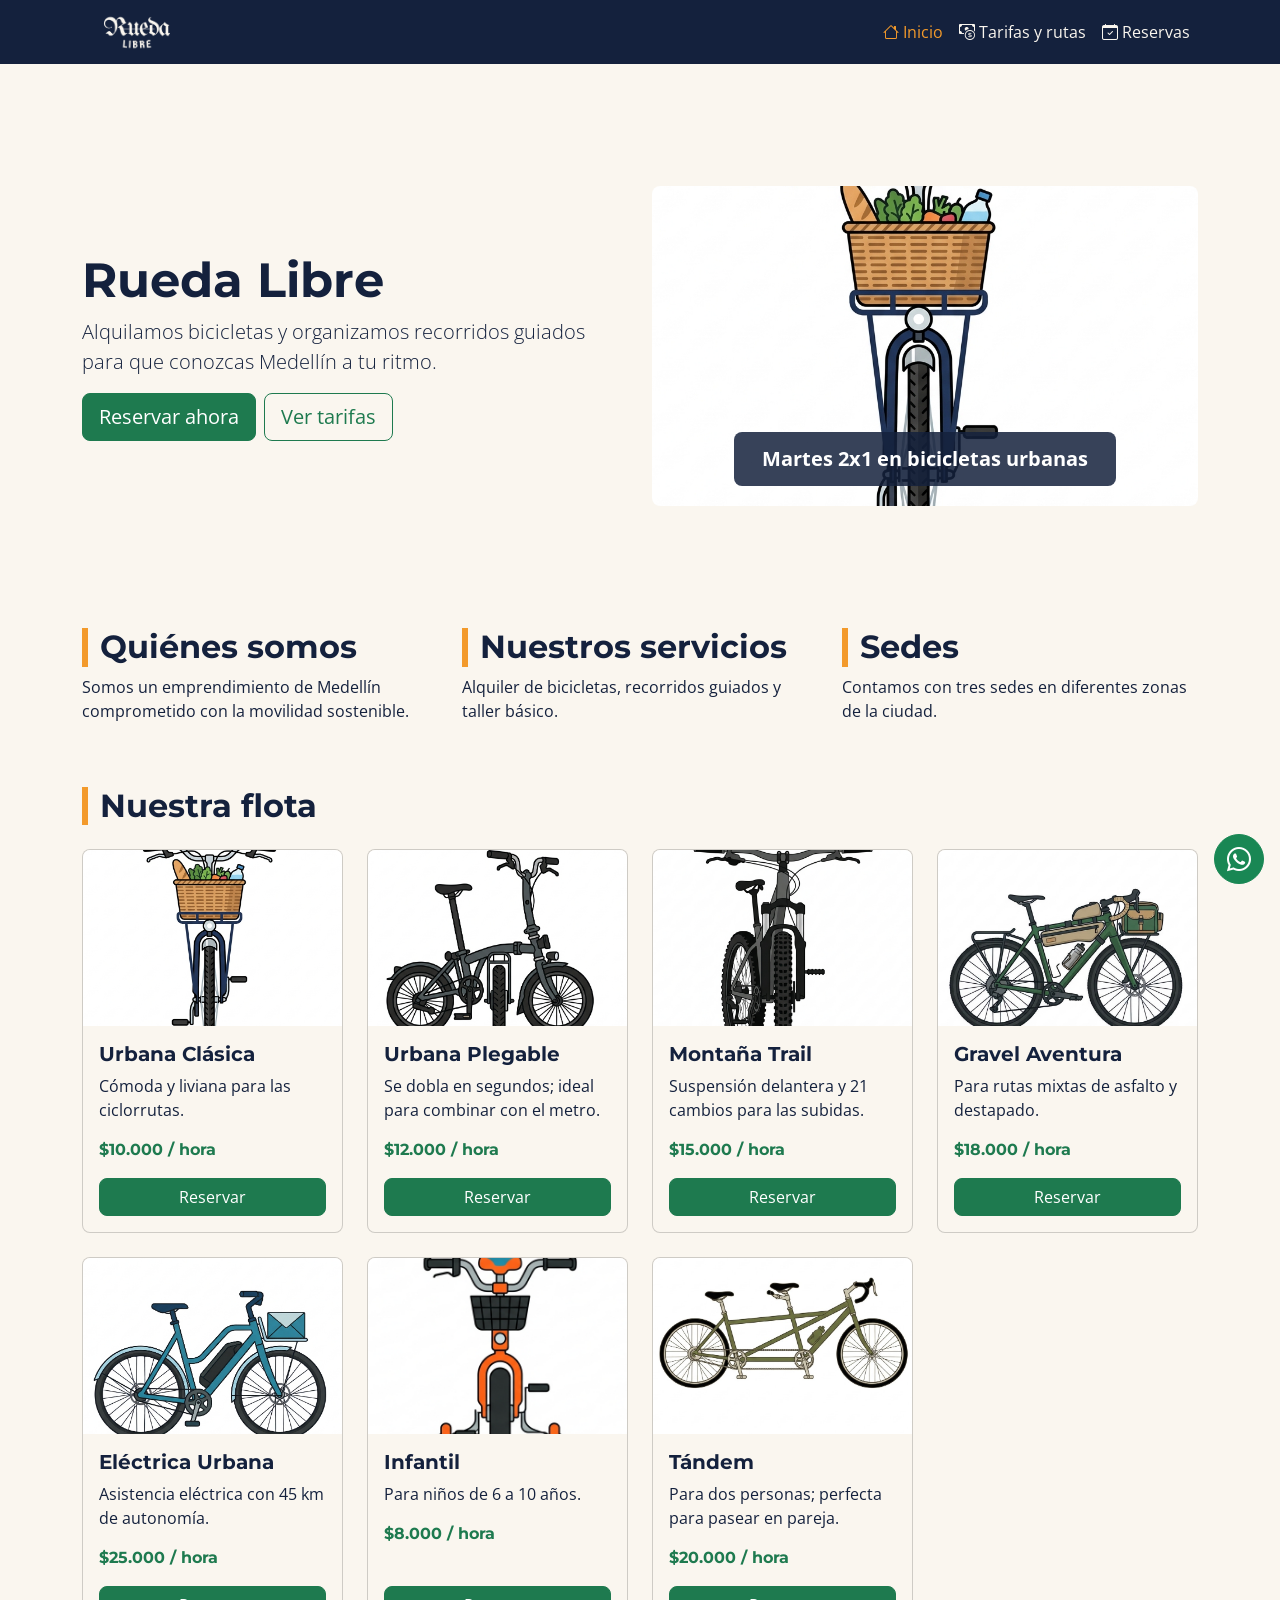
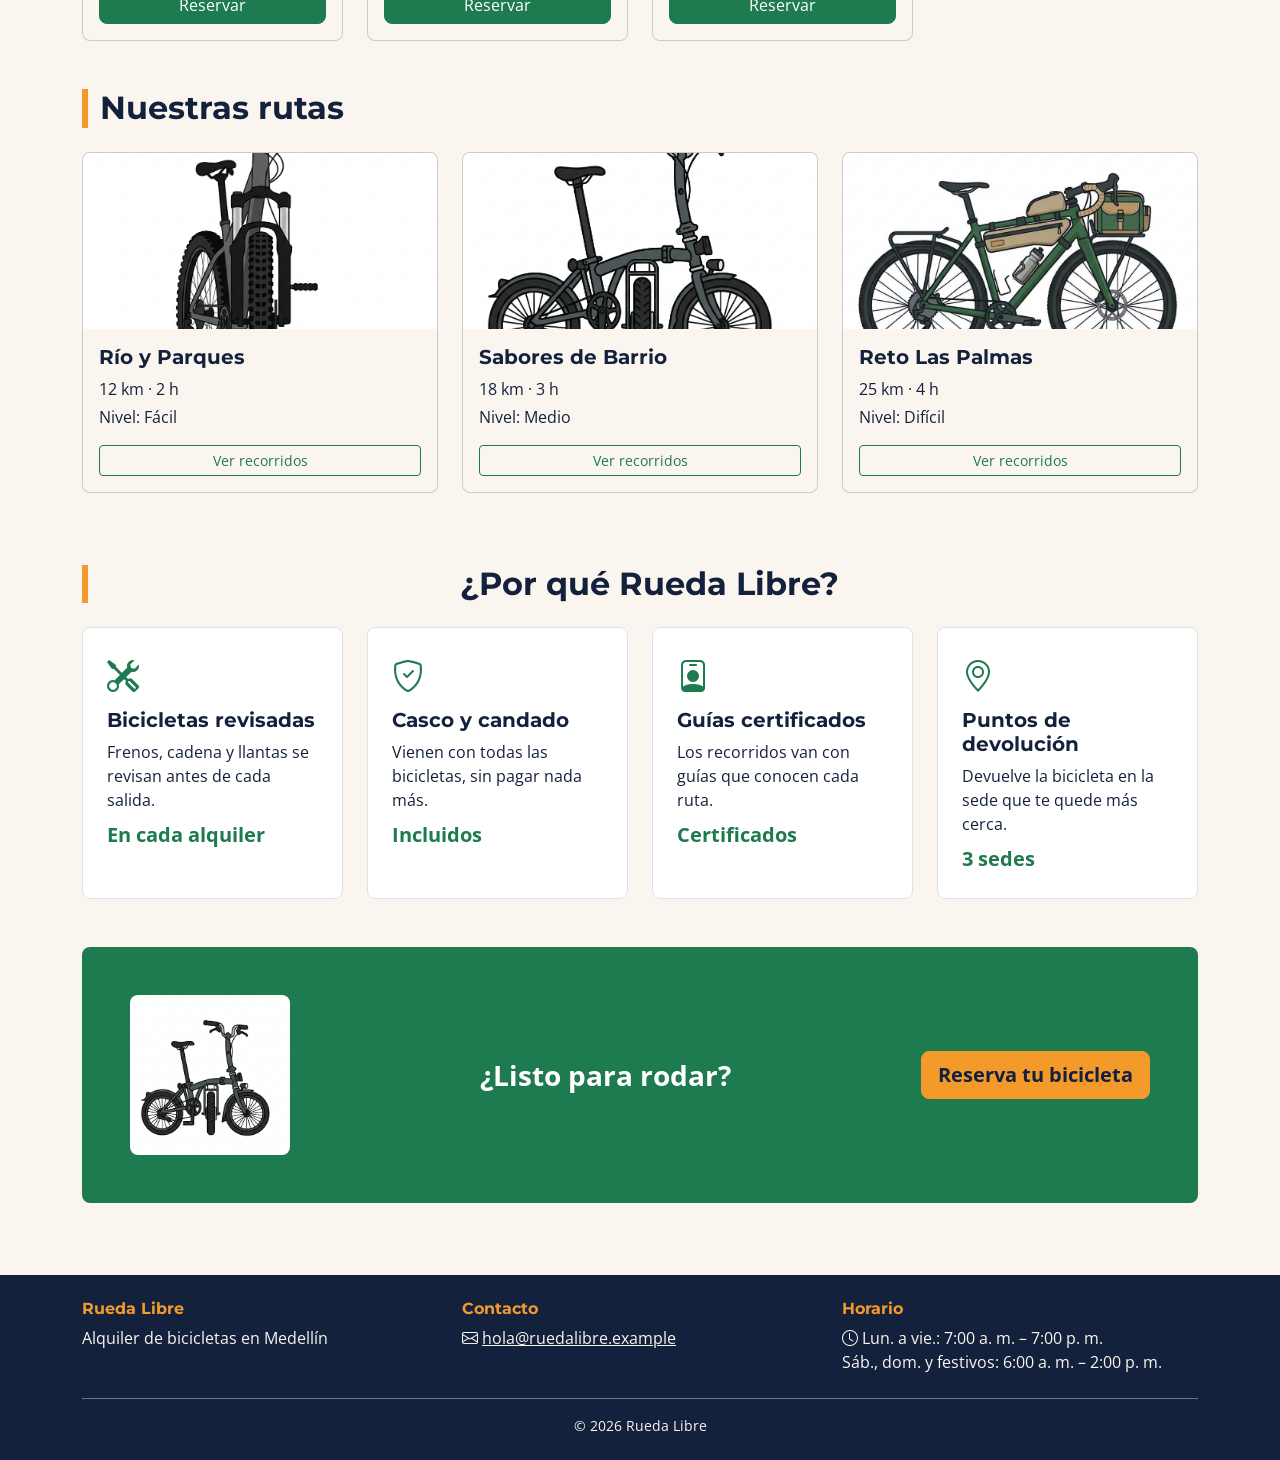
<file: index.html>
<!DOCTYPE html>
<html lang="es">

<head>
  <meta charset="UTF-8">
  <meta name="viewport" content="width=device-width, initial-scale=1.0">
  <meta name="description" content="Rueda Libre: alquiler de bicicletas y recorridos guiados en Medellín.">
  <title>Rueda Libre | Alquiler de bicicletas en Medellín</title>
  <link rel="preconnect" href="https://fonts.googleapis.com">
  <link rel="preconnect" href="https://fonts.gstatic.com" crossorigin>
  <link href="https://fonts.googleapis.com/css2?family=Montserrat:wght@700&family=Open+Sans:wght@400;600&display=swap" rel="stylesheet">
  <link href="https://cdn.jsdelivr.net/npm/bootstrap@5.3.3/dist/css/bootstrap.min.css" rel="stylesheet"
    integrity="sha384-QWTKZyjpPEjISv5WaRU9OFeRpok6YctnYmDr5pNlyT2bRjXh0JMhjY6hW+ALEwIH" crossorigin="anonymous">
  <link href="https://cdn.jsdelivr.net/npm/bootstrap-icons@1.11.3/font/bootstrap-icons.min.css" rel="stylesheet">
  <link rel="stylesheet" href="css/styles.css">
</head>

<body class="d-flex flex-column min-vh-100">
  <nav class="navbar navbar-expand-lg navbar-dark rl-navbar">
    <div class="container">
      <a class="navbar-brand" href="index.html">
        <img src="img/logo2.png" alt="Rueda Libre, ir al inicio" width="110">
      </a>
      <button class="navbar-toggler" type="button" data-bs-toggle="collapse" data-bs-target="#menuPrincipal"
        aria-controls="menuPrincipal" aria-expanded="false" aria-label="Abrir menú">
        <span class="navbar-toggler-icon"></span>
      </button>
      <div class="collapse navbar-collapse" id="menuPrincipal">
        <ul class="navbar-nav ms-auto">
          <li class="nav-item">
            <a class="nav-link active" aria-current="page" href="index.html"><i class="bi bi-house me-1" aria-hidden="true"></i>Inicio</a>
          </li>
          <li class="nav-item">
            <a class="nav-link" href="paginas/tarifas.html"><i class="bi bi-cash-coin me-1" aria-hidden="true"></i>Tarifas y rutas</a>
          </li>
          <li class="nav-item">
            <a class="nav-link" href="paginas/reservas.html"><i class="bi bi-calendar-check me-1" aria-hidden="true"></i>Reservas</a>
          </li>
        </ul>
      </div>
    </div>
  </nav>

  <main class="container py-4">
    <!-- Portada -->
    <section class="row g-4 align-items-center rl-portada">
      <div class="col-12 col-lg-6">
        <h1 class="display-5">Rueda Libre</h1>
        <p class="lead">Alquilamos bicicletas y organizamos recorridos guiados para que conozcas Medellín a tu ritmo.</p>
        <div class="d-flex flex-wrap gap-2">
          <a href="paginas/reservas.html" class="btn btn-primary btn-lg">Reservar ahora</a>
          <a href="paginas/tarifas.html" class="btn btn-outline-primary btn-lg">Ver tarifas</a>
        </div>
      </div>
      <div class="col-12 col-lg-6">
        <!-- Promociones -->
        <div id="promociones" class="carousel slide" data-bs-ride="carousel">
          <div class="carousel-inner rounded">
        <div class="carousel-item active">
          <img src="img/Urbana_Clasica.jpeg" class="d-block w-100 rl-promo-img" alt="Bicicleta urbana en promoción 2x1">
          <div class="carousel-caption rl-promo-texto">
            <p class="fs-5 fw-bold mb-0">Martes 2x1 en bicicletas urbanas</p>
          </div>
        </div>
        <div class="carousel-item">
          <img src="img/Bicicleta_electrica_urbana.jpeg" class="d-block w-100 rl-promo-img" alt="Bicicleta eléctrica con descuento">
          <div class="carousel-caption rl-promo-texto">
            <p class="fs-5 fw-bold mb-0">20 % de descuento en eléctricas de lunes a jueves</p>
          </div>
        </div>
        <div class="carousel-item">
          <img src="img/Gravel_Aventura.jpeg" class="d-block w-100 rl-promo-img" alt="Bicicleta lista para un recorrido guiado">
          <div class="carousel-caption rl-promo-texto">
            <p class="fs-5 fw-bold mb-0">Si cumples años, el recorrido guiado es gratis</p>
          </div>
        </div>
          </div>
          <button class="carousel-control-prev" type="button" data-bs-target="#promociones" data-bs-slide="prev">
            <span class="carousel-control-prev-icon" aria-hidden="true"></span>
            <span class="visually-hidden">Promoción anterior</span>
          </button>
          <button class="carousel-control-next" type="button" data-bs-target="#promociones" data-bs-slide="next">
            <span class="carousel-control-next-icon" aria-hidden="true"></span>
            <span class="visually-hidden">Promoción siguiente</span>
          </button>
        </div>
      </div>
    </section>

    <section class="row g-4 py-4">
      <div class="col-12 col-md-4">
        <h2 class="rl-titulo-seccion">Quiénes somos</h2>
        <p>Somos un emprendimiento de Medellín comprometido con la movilidad sostenible.</p>
      </div>
      <div class="col-12 col-md-4">
        <h2 class="rl-titulo-seccion">Nuestros servicios</h2>
        <p>Alquiler de bicicletas, recorridos guiados y taller básico.</p>
      </div>
      <div class="col-12 col-md-4">
        <h2 class="rl-titulo-seccion">Sedes</h2>
        <p>Contamos con tres sedes en diferentes zonas de la ciudad.</p>
      </div>
    </section>

    <section class="py-4">
      <h2 class="rl-titulo-seccion mb-4">Nuestra flota</h2>
      <div class="row g-4">
        <div class="col-12 col-sm-6 col-lg-4 col-xl-3">
          <article class="card h-100">
            <img src="img/Urbana_Clasica.jpeg" class="card-img-top rl-card-img" alt="Bicicleta urbana clásica">
            <div class="card-body d-flex flex-column">
              <h3 class="card-title fs-5">Urbana Clásica</h3>
              <p class="card-text">Cómoda y liviana para las ciclorrutas.</p>
              <p class="card-text rl-precio">$10.000 / hora</p>
              <a href="paginas/reservas.html" class="btn btn-primary mt-auto">Reservar</a>
            </div>
          </article>
        </div>
        <div class="col-12 col-sm-6 col-lg-4 col-xl-3">
          <article class="card h-100">
            <img src="img/Urbana_Plegable.jpeg" class="card-img-top rl-card-img" alt="Bicicleta urbana plegable">
            <div class="card-body d-flex flex-column">
              <h3 class="card-title fs-5">Urbana Plegable</h3>
              <p class="card-text">Se dobla en segundos; ideal para combinar con el metro.</p>
              <p class="card-text rl-precio">$12.000 / hora</p>
              <a href="paginas/reservas.html" class="btn btn-primary mt-auto">Reservar</a>
            </div>
          </article>
        </div>
        <div class="col-12 col-sm-6 col-lg-4 col-xl-3">
          <article class="card h-100">
            <img src="img/Montana_Trail.jpeg" class="card-img-top rl-card-img" alt="Bicicleta de montaña Trail">
            <div class="card-body d-flex flex-column">
              <h3 class="card-title fs-5">Montaña Trail</h3>
              <p class="card-text">Suspensión delantera y 21 cambios para las subidas.</p>
              <p class="card-text rl-precio">$15.000 / hora</p>
              <a href="paginas/reservas.html" class="btn btn-primary mt-auto">Reservar</a>
            </div>
          </article>
        </div>
        <div class="col-12 col-sm-6 col-lg-4 col-xl-3">
          <article class="card h-100">
            <img src="img/Gravel_Aventura.jpeg" class="card-img-top rl-card-img" alt="Bicicleta Gravel Aventura">
            <div class="card-body d-flex flex-column">
              <h3 class="card-title fs-5">Gravel Aventura</h3>
              <p class="card-text">Para rutas mixtas de asfalto y destapado.</p>
              <p class="card-text rl-precio">$18.000 / hora</p>
              <a href="paginas/reservas.html" class="btn btn-primary mt-auto">Reservar</a>
            </div>
          </article>
        </div>
        <div class="col-12 col-sm-6 col-lg-4 col-xl-3">
          <article class="card h-100">
            <img src="img/Bicicleta_electrica_urbana.jpeg" class="card-img-top rl-card-img" alt="Bicicleta eléctrica urbana">
            <div class="card-body d-flex flex-column">
              <h3 class="card-title fs-5">Eléctrica Urbana</h3>
              <p class="card-text">Asistencia eléctrica con 45 km de autonomía.</p>
              <p class="card-text rl-precio">$25.000 / hora</p>
              <a href="paginas/reservas.html" class="btn btn-primary mt-auto">Reservar</a>
            </div>
          </article>
        </div>
        <div class="col-12 col-sm-6 col-lg-4 col-xl-3">
          <article class="card h-100">
            <img src="img/Infantil.jpeg" class="card-img-top rl-card-img" alt="Bicicleta infantil">
            <div class="card-body d-flex flex-column">
              <h3 class="card-title fs-5">Infantil</h3>
              <p class="card-text">Para niños de 6 a 10 años.</p>
              <p class="card-text rl-precio">$8.000 / hora</p>
              <a href="paginas/reservas.html" class="btn btn-primary mt-auto">Reservar</a>
            </div>
          </article>
        </div>
        <div class="col-12 col-sm-6 col-lg-4 col-xl-3">
          <article class="card h-100">
            <img src="img/Tandem.jpg" class="card-img-top rl-card-img" alt="Bicicleta tándem para dos personas">
            <div class="card-body d-flex flex-column">
              <h3 class="card-title fs-5">Tándem</h3>
              <p class="card-text">Para dos personas; perfecta para pasear en pareja.</p>
              <p class="card-text rl-precio">$20.000 / hora</p>
              <a href="paginas/reservas.html" class="btn btn-primary mt-auto">Reservar</a>
            </div>
          </article>
        </div>
      </div>
    </section>

    <section class="py-4">
      <h2 class="rl-titulo-seccion mb-4">Nuestras rutas</h2>
      <div class="row g-4">
        <div class="col-12 col-md-4">
          <article class="card h-100">
            <img src="img/Montana_Trail.jpeg" class="card-img-top rl-card-img" alt="Bicicleta lista para la ruta de parques">
            <div class="card-body d-flex flex-column">
              <h3 class="card-title fs-5">Río y Parques</h3>
              <p class="card-text mb-1">12 km · 2 h</p>
              <p class="card-text">Nivel: Fácil</p>
              <a href="paginas/tarifas.html#recorridos" class="btn btn-outline-primary btn-sm mt-auto">Ver recorridos</a>
            </div>
          </article>
        </div>
        <div class="col-12 col-md-4">
          <article class="card h-100">
            <img src="img/Urbana_Plegable.jpeg" class="card-img-top rl-card-img" alt="Bicicleta para recorrer los barrios">
            <div class="card-body d-flex flex-column">
              <h3 class="card-title fs-5">Sabores de Barrio</h3>
              <p class="card-text mb-1">18 km · 3 h</p>
              <p class="card-text">Nivel: Medio</p>
              <a href="paginas/tarifas.html#recorridos" class="btn btn-outline-primary btn-sm mt-auto">Ver recorridos</a>
            </div>
          </article>
        </div>
        <div class="col-12 col-md-4">
          <article class="card h-100">
            <img src="img/Gravel_Aventura.jpeg" class="card-img-top rl-card-img" alt="Bicicleta para la subida a Las Palmas">
            <div class="card-body d-flex flex-column">
              <h3 class="card-title fs-5">Reto Las Palmas</h3>
              <p class="card-text mb-1">25 km · 4 h</p>
              <p class="card-text">Nivel: Difícil</p>
              <a href="paginas/tarifas.html#recorridos" class="btn btn-outline-primary btn-sm mt-auto">Ver recorridos</a>
            </div>
          </article>
        </div>
      </div>
    </section>

    <section class="py-5">
      <h2 class="rl-titulo-seccion text-center mb-4">¿Por qué Rueda Libre?</h2>
      <div class="row g-4">
        <div class="col-12 col-md-6 col-lg-3">
          <div class="h-100 p-4 bg-white border rounded">
            <i class="bi bi-tools fs-2 text-primary" aria-hidden="true"></i>
            <h3 class="fs-5 fw-bold mt-2 mb-2">Bicicletas revisadas</h3>
            <p class="mb-2">Frenos, cadena y llantas se revisan antes de cada salida.</p>
            <p class="fs-5 fw-bold text-primary mb-0">En cada alquiler</p>
          </div>
        </div>
        <div class="col-12 col-md-6 col-lg-3">
          <div class="h-100 p-4 bg-white border rounded">
            <i class="bi bi-shield-check fs-2 text-primary" aria-hidden="true"></i>
            <h3 class="fs-5 fw-bold mt-2 mb-2">Casco y candado</h3>
            <p class="mb-2">Vienen con todas las bicicletas, sin pagar nada más.</p>
            <p class="fs-5 fw-bold text-primary mb-0">Incluidos</p>
          </div>
        </div>
        <div class="col-12 col-md-6 col-lg-3">
          <div class="h-100 p-4 bg-white border rounded">
            <i class="bi bi-person-badge fs-2 text-primary" aria-hidden="true"></i>
            <h3 class="fs-5 fw-bold mt-2 mb-2">Guías certificados</h3>
            <p class="mb-2">Los recorridos van con guías que conocen cada ruta.</p>
            <p class="fs-5 fw-bold text-primary mb-0">Certificados</p>
          </div>
        </div>
        <div class="col-12 col-md-6 col-lg-3">
          <div class="h-100 p-4 bg-white border rounded">
            <i class="bi bi-geo-alt fs-2 text-primary" aria-hidden="true"></i>
            <h3 class="fs-5 fw-bold mt-2 mb-2">Puntos de devolución</h3>
            <p class="mb-2">Devuelve la bicicleta en la sede que te quede más cerca.</p>
            <p class="fs-5 fw-bold text-primary mb-0">3 sedes</p>
          </div>
        </div>
      </div>

      <div class="d-flex flex-column flex-md-row align-items-center justify-content-between gap-3 mt-5 p-4 p-md-5 bg-primary text-white rounded-3">
        <img src="img/Urbana_Plegable.jpeg" alt="" width="160" class="d-none d-md-block rounded">
        <p class="fs-3 fw-bold mb-0">¿Listo para rodar?</p>
        <a href="paginas/reservas.html" class="btn btn-naranja btn-lg">Reserva tu bicicleta</a>
      </div>
    </section>
  </main>

  <a href="https://wa.me/573000000000" class="rl-whatsapp btn btn-success rounded-pill" target="_blank" rel="noopener"
    aria-label="Escríbenos por WhatsApp"><i class="bi bi-whatsapp fs-4" aria-hidden="true"></i></a>

  <footer class="rl-pie mt-auto">
    <div class="container py-4">
      <div class="row g-4">
        <div class="col-12 col-md-4">
          <h2 class="rl-pie-titulo">Rueda Libre</h2>
          <p class="mb-0">Alquiler de bicicletas en Medellín</p>
        </div>
        <div class="col-12 col-md-4">
          <h2 class="rl-pie-titulo">Contacto</h2>
          <p class="mb-0"><i class="bi bi-envelope me-1" aria-hidden="true"></i><a href="mailto:hola@ruedalibre.example">hola@ruedalibre.example</a></p>
        </div>
        <div class="col-12 col-md-4">
          <h2 class="rl-pie-titulo">Horario</h2>
          <p class="mb-0"><i class="bi bi-clock me-1" aria-hidden="true"></i>Lun. a vie.: 7:00 a. m. – 7:00 p. m.</p>
          <p class="mb-0">Sáb., dom. y festivos: 6:00 a. m. – 2:00 p. m.</p>
        </div>
        <div class="col-12">
          <p class="text-center small border-top border-secondary pt-3 mb-0">© 2026 Rueda Libre</p>
        </div>
      </div>
    </div>
  </footer>

  <script src="https://cdn.jsdelivr.net/npm/bootstrap@5.3.3/dist/js/bootstrap.bundle.min.js"
    integrity="sha384-YvpcrYf0tY3lHB60NNkmXc5s9fDVZLESaAA55NDzOxhy9GkcIdslK1eN7N6jIeHz" crossorigin="anonymous"></script>
</body>

</html>
</file>
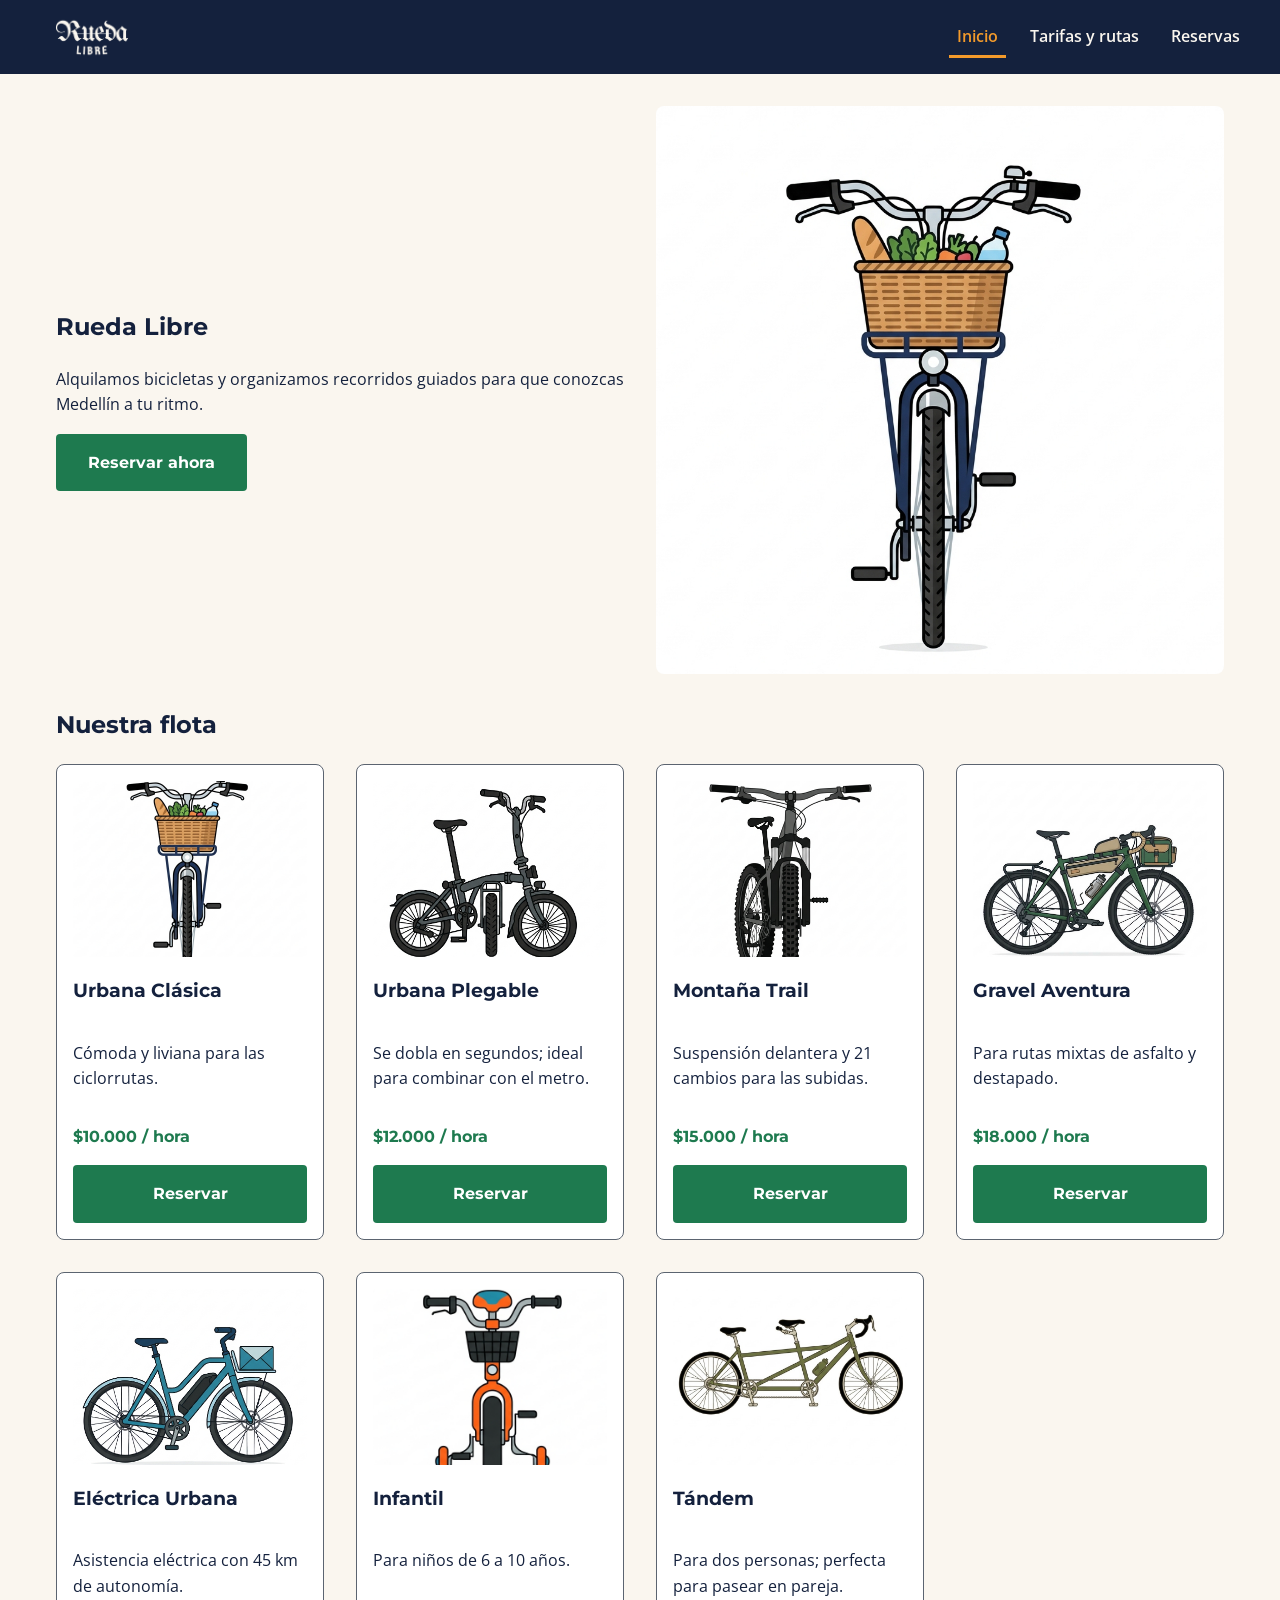
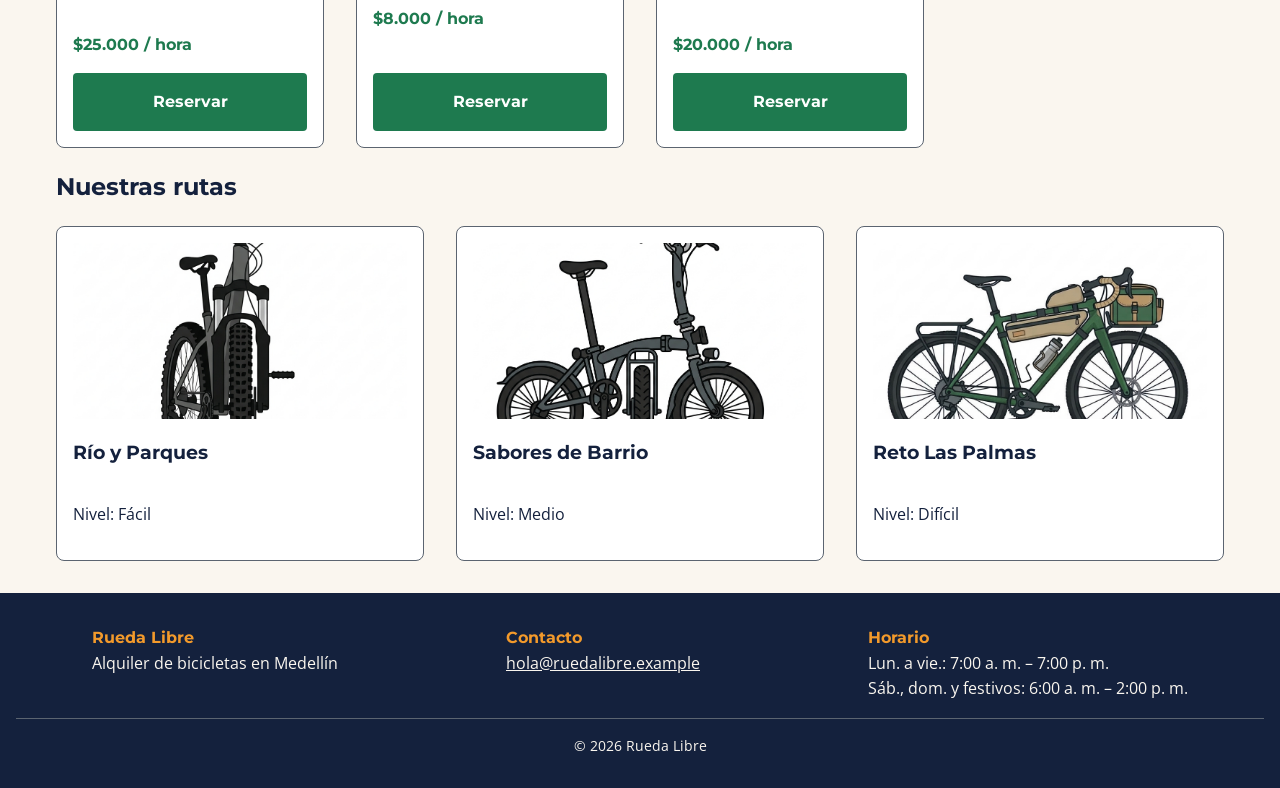
<file: v1.5/index.html>
<!DOCTYPE html>
<html lang="es">

<head>
  <meta charset="UTF-8">
  <meta name="viewport" content="width=device-width, initial-scale=1.0">
  <meta name="description" content="Rueda Libre v1.5: alquiler de bicicletas y recorridos guiados en Medellín.">
  <title>Rueda Libre v1.5 | Alquiler de bicicletas en Medellín</title>
  <link rel="preconnect" href="https://fonts.googleapis.com">
  <link rel="preconnect" href="https://fonts.gstatic.com" crossorigin>
  <link href="https://fonts.googleapis.com/css2?family=Montserrat:wght@700&family=Open+Sans:wght@400;600&display=swap" rel="stylesheet">
  <link rel="stylesheet" href="css/styles.css">
</head>

<body>
  <header>
    <a href="index.html"><img src="../img/logo2.png" alt="Rueda Libre, ir al inicio" class="logo"></a>
    <nav>
      <ul id="menu">
        <li><a href="index.html" class="activo">Inicio</a></li>
        <li><a href="paginas/tarifas.html">Tarifas y rutas</a></li>
        <li><a href="paginas/reservas.html">Reservas</a></li>
      </ul>
    </nav>
  </header>

  <main>
    <section class="portada">
      <div class="portada-texto">
        <h1>Rueda Libre</h1>
        <p>Alquilamos bicicletas y organizamos recorridos guiados para que conozcas Medellín a tu ritmo.</p>
        <a href="paginas/reservas.html" class="btn-cta">Reservar ahora</a>
      </div>
      <img src="../img/Urbana_Clasica.jpeg" alt="Bicicleta urbana lista para recorrer la ciudad">
    </section>

    <section>
      <h2>Nuestra flota</h2>
      <div class="flota">
        <article class="tarjeta">
          <img src="../img/Urbana_Clasica.jpeg" alt="Bicicleta urbana clásica">
          <h3>Urbana Clásica</h3>
          <p>Cómoda y liviana para las ciclorrutas.</p>
          <p class="precio">$10.000 / hora</p>
          <a href="paginas/reservas.html" class="btn-cta">Reservar</a>
        </article>
        <article class="tarjeta">
          <img src="../img/Urbana_Plegable.jpeg" alt="Bicicleta urbana plegable">
          <h3>Urbana Plegable</h3>
          <p>Se dobla en segundos; ideal para combinar con el metro.</p>
          <p class="precio">$12.000 / hora</p>
          <a href="paginas/reservas.html" class="btn-cta">Reservar</a>
        </article>
        <article class="tarjeta">
          <img src="../img/Montana_Trail.jpeg" alt="Bicicleta de montaña Trail">
          <h3>Montaña Trail</h3>
          <p>Suspensión delantera y 21 cambios para las subidas.</p>
          <p class="precio">$15.000 / hora</p>
          <a href="paginas/reservas.html" class="btn-cta">Reservar</a>
        </article>
        <article class="tarjeta">
          <img src="../img/Gravel_Aventura.jpeg" alt="Bicicleta Gravel Aventura">
          <h3>Gravel Aventura</h3>
          <p>Para rutas mixtas de asfalto y destapado.</p>
          <p class="precio">$18.000 / hora</p>
          <a href="paginas/reservas.html" class="btn-cta">Reservar</a>
        </article>
        <article class="tarjeta">
          <img src="../img/Bicicleta_electrica_urbana.jpeg" alt="Bicicleta eléctrica urbana">
          <h3>Eléctrica Urbana</h3>
          <p>Asistencia eléctrica con 45 km de autonomía.</p>
          <p class="precio">$25.000 / hora</p>
          <a href="paginas/reservas.html" class="btn-cta">Reservar</a>
        </article>
        <article class="tarjeta">
          <img src="../img/Infantil.jpeg" alt="Bicicleta infantil">
          <h3>Infantil</h3>
          <p>Para niños de 6 a 10 años.</p>
          <p class="precio">$8.000 / hora</p>
          <a href="paginas/reservas.html" class="btn-cta">Reservar</a>
        </article>
        <article class="tarjeta">
          <img src="../img/Tandem.jpg" alt="Bicicleta tándem para dos personas">
          <h3>Tándem</h3>
          <p>Para dos personas; perfecta para pasear en pareja.</p>
          <p class="precio">$20.000 / hora</p>
          <a href="paginas/reservas.html" class="btn-cta">Reservar</a>
        </article>
      </div>
    </section>

    <section>
      <h2>Nuestras rutas</h2>
      <div class="rutas">
        <article class="tarjeta">
          <img src="../img/Montana_Trail.jpeg" alt="Ciclista en ruta por parques">
          <h3>Río y Parques</h3>
          <p>Nivel: Fácil</p>
        </article>
        <article class="tarjeta">
          <img src="../img/Urbana_Plegable.jpeg" alt="Bicicleta en un recorrido por el barrio">
          <h3>Sabores de Barrio</h3>
          <p>Nivel: Medio</p>
        </article>
        <article class="tarjeta">
          <img src="../img/Gravel_Aventura.jpeg" alt="Bicicleta en una subida de montaña">
          <h3>Reto Las Palmas</h3>
          <p>Nivel: Difícil</p>
        </article>
      </div>
    </section>
  </main>

  <footer>
    <section>
      <h2>Rueda Libre</h2>
      <p>Alquiler de bicicletas en Medellín</p>
    </section>
    <section>
      <h2>Contacto</h2>
      <p><a href="mailto:hola@ruedalibre.example">hola@ruedalibre.example</a></p>
    </section>
    <section>
      <h2>Horario</h2>
      <p>Lun. a vie.: 7:00 a. m. – 7:00 p. m.</p>
      <p>Sáb., dom. y festivos: 6:00 a. m. – 2:00 p. m.</p>
    </section>
    <p class="copy">© 2026 Rueda Libre</p>
  </footer>
</body>

</html>
</file>
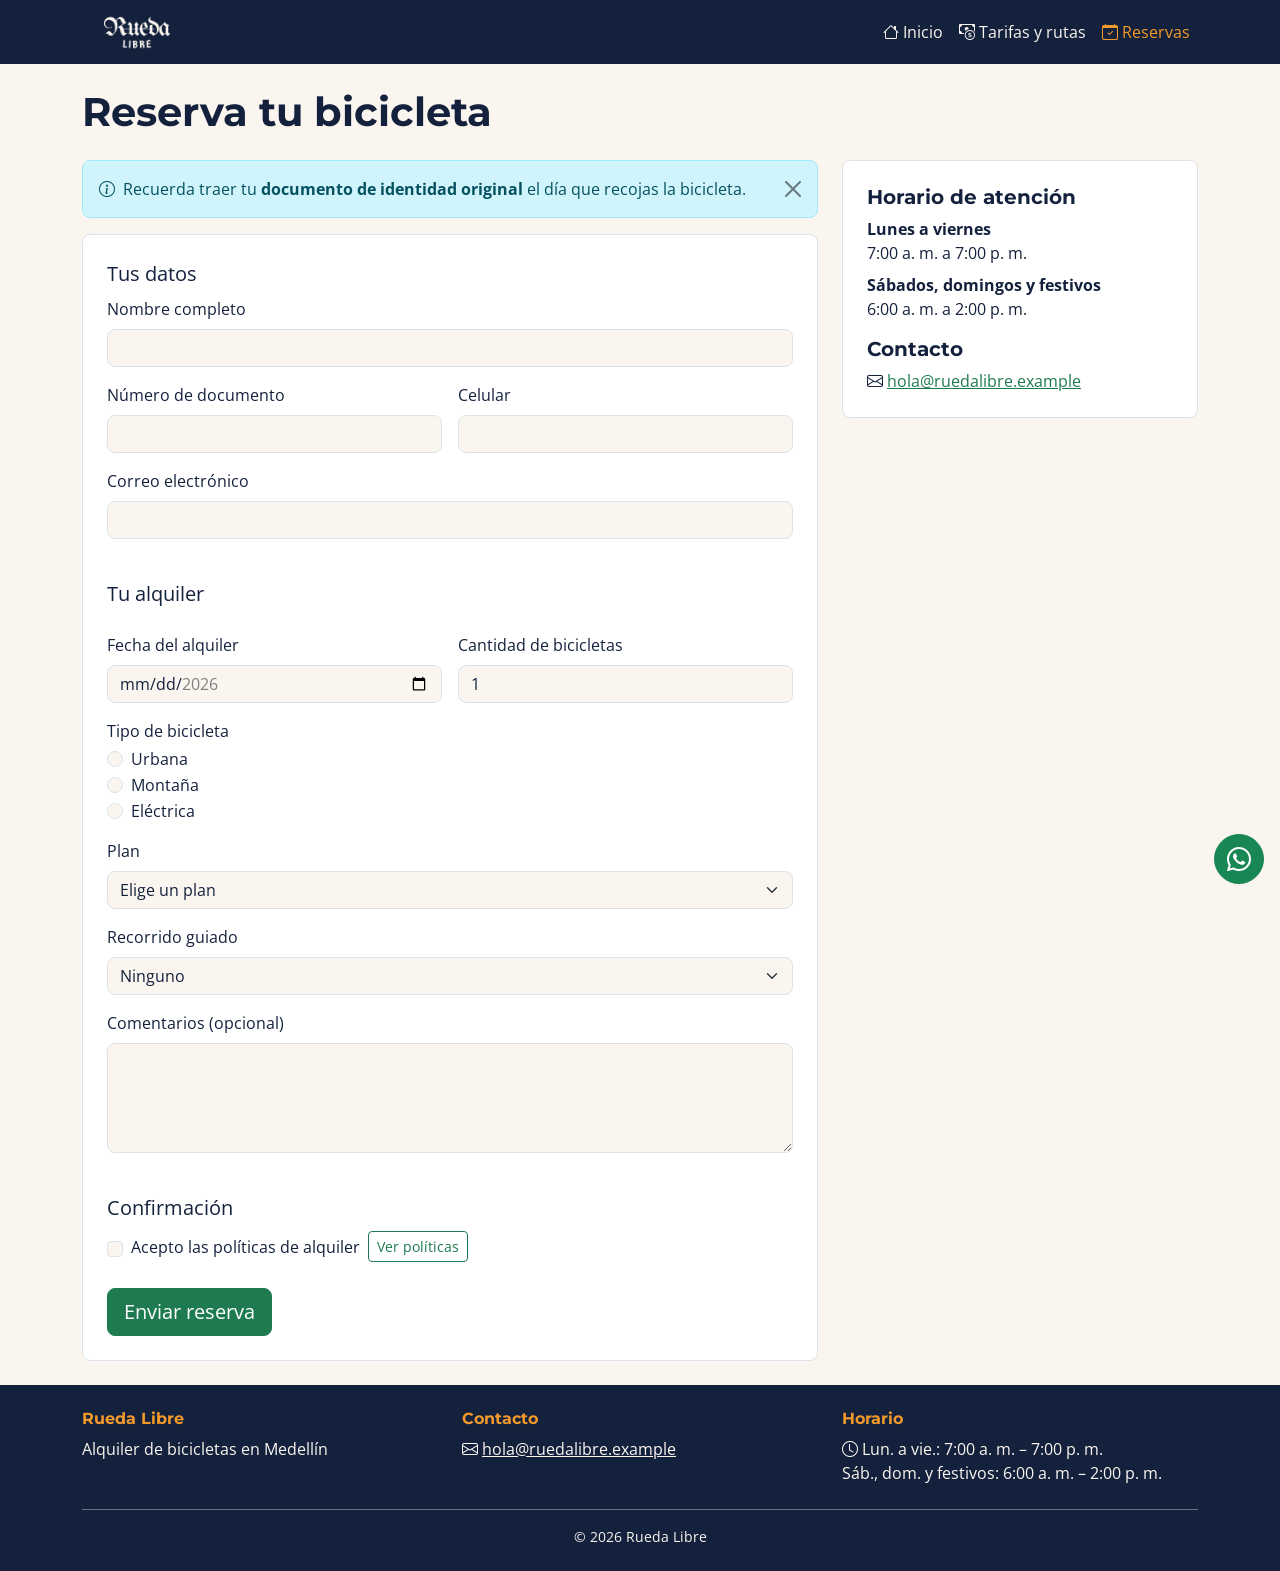
<file: paginas/reservas.html>
<!DOCTYPE html>
<html lang="es">

<head>
  <meta charset="UTF-8">
  <meta name="viewport" content="width=device-width, initial-scale=1.0">
  <meta name="description" content="Rueda Libre: alquiler de bicicletas y recorridos guiados en Medellín.">
  <title>Reservas | Rueda Libre</title>
  <link rel="preconnect" href="https://fonts.googleapis.com">
  <link rel="preconnect" href="https://fonts.gstatic.com" crossorigin>
  <link href="https://fonts.googleapis.com/css2?family=Montserrat:wght@700&family=Open+Sans:wght@400;600&display=swap" rel="stylesheet">
  <link href="https://cdn.jsdelivr.net/npm/bootstrap@5.3.3/dist/css/bootstrap.min.css" rel="stylesheet"
    integrity="sha384-QWTKZyjpPEjISv5WaRU9OFeRpok6YctnYmDr5pNlyT2bRjXh0JMhjY6hW+ALEwIH" crossorigin="anonymous">
  <link href="https://cdn.jsdelivr.net/npm/bootstrap-icons@1.11.3/font/bootstrap-icons.min.css" rel="stylesheet">
  <link rel="stylesheet" href="../css/styles.css">
</head>

<body class="d-flex flex-column min-vh-100">
  <nav class="navbar navbar-expand-lg navbar-dark rl-navbar">
    <div class="container">
      <a class="navbar-brand" href="../index.html">
        <img src="../img/logo2.png" alt="Rueda Libre, ir al inicio" width="110">
      </a>
      <button class="navbar-toggler" type="button" data-bs-toggle="collapse" data-bs-target="#menuPrincipal"
        aria-controls="menuPrincipal" aria-expanded="false" aria-label="Abrir menú">
        <span class="navbar-toggler-icon"></span>
      </button>
      <div class="collapse navbar-collapse" id="menuPrincipal">
        <ul class="navbar-nav ms-auto">
          <li class="nav-item">
            <a class="nav-link" href="../index.html"><i class="bi bi-house me-1" aria-hidden="true"></i>Inicio</a>
          </li>
          <li class="nav-item">
            <a class="nav-link" href="tarifas.html"><i class="bi bi-cash-coin me-1" aria-hidden="true"></i>Tarifas y rutas</a>
          </li>
          <li class="nav-item">
            <a class="nav-link active" aria-current="page" href="reservas.html"><i class="bi bi-calendar-check me-1" aria-hidden="true"></i>Reservas</a>
          </li>
        </ul>
      </div>
    </div>
  </nav>

  <main class="container py-4">
    <h1 class="mb-4">Reserva tu bicicleta</h1>
    <div class="row g-4">
      <!-- Formulario -->
      <section class="col-12 col-md-8">
        <div class="alert alert-info alert-dismissible fade show" role="alert">
          <i class="bi bi-info-circle me-1" aria-hidden="true"></i>
          Recuerda traer tu <strong>documento de identidad original</strong> el día que recojas la bicicleta.
          <button type="button" class="btn-close" data-bs-dismiss="alert" aria-label="Cerrar aviso"></button>
        </div>

        <form action="#" method="post" class="needs-validation p-4 bg-white border rounded" novalidate>
          <fieldset class="mb-4">
            <legend class="fs-5">Tus datos</legend>
            <div class="mb-3">
              <label for="nombre" class="form-label">Nombre completo</label>
              <input type="text" class="form-control" id="nombre" name="nombre" required minlength="3">
              <div class="invalid-feedback">Escribe tu nombre completo, mínimo 3 letras.</div>
            </div>
            <!-- documento y celular -->
            <div class="row g-3 mb-3">
              <div class="col-12 col-sm-6">
                <label for="documento" class="form-label">Número de documento</label>
                <input type="text" class="form-control" id="documento" name="documento" inputmode="numeric" required
                  pattern="[0-9]{6,10}" title="Solo números, entre 6 y 10 dígitos">
                <div class="invalid-feedback">Usa solo números, entre 6 y 10 dígitos, sin puntos ni espacios.</div>
              </div>
              <div class="col-12 col-sm-6">
                <label for="celular" class="form-label">Celular</label>
                <input type="tel" class="form-control" id="celular" name="celular" required pattern="3[0-9]{9}"
                  title="10 dígitos que empiecen por 3, por ejemplo 3001234567">
                <div class="invalid-feedback">Escribe 10 dígitos que empiecen por 3, por ejemplo 3001234567.</div>
              </div>
            </div>
            <div class="mb-3">
              <label for="correo" class="form-label">Correo electrónico</label>
              <input type="email" class="form-control" id="correo" name="correo" required>
              <div class="invalid-feedback">Escribe un correo válido, por ejemplo nombre@correo.com.</div>
            </div>
          </fieldset>

          <fieldset class="mb-4">
            <legend class="fs-5">Tu alquiler</legend>
            <div class="row g-3 mb-3">
              <div class="col-12 col-sm-6">
                <label for="fecha" class="form-label">Fecha del alquiler</label>
                <input type="date" class="form-control" id="fecha" name="fecha" required min="2026-11-01" max="2026-12-31">
                <div class="invalid-feedback">Elige una fecha entre el 1 de noviembre y el 31 de diciembre de 2026.</div>
              </div>
              <div class="col-12 col-sm-6">
                <label for="cantidad" class="form-label">Cantidad de bicicletas</label>
                <input type="number" class="form-control" id="cantidad" name="cantidad" required min="1" max="6" value="1">
                <div class="invalid-feedback">Puedes reservar entre 1 y 6 bicicletas.</div>
              </div>
            </div>
            <p class="form-label mb-1">Tipo de bicicleta</p>
            <div class="mb-3">
              <div class="form-check">
                <input class="form-check-input" type="radio" id="urbana" name="tipo" value="urbana" required>
                <label class="form-check-label" for="urbana">Urbana</label>
              </div>
              <div class="form-check">
                <input class="form-check-input" type="radio" id="montana" name="tipo" value="montana">
                <label class="form-check-label" for="montana">Montaña</label>
              </div>
              <div class="form-check">
                <input class="form-check-input" type="radio" id="electrica" name="tipo" value="electrica">
                <label class="form-check-label" for="electrica">Eléctrica</label>
                <div class="invalid-feedback">Elige un tipo de bicicleta.</div>
              </div>
            </div>
            <div class="mb-3">
              <label for="plan" class="form-label">Plan</label>
              <select class="form-select" id="plan" name="plan" required>
                <option value="">Elige un plan</option>
                <option value="1-hora">1 hora</option>
                <option value="medio-dia">Medio día (4 h)</option>
                <option value="dia-completo">Día completo</option>
              </select>
              <div class="invalid-feedback">Elige cuánto tiempo vas a alquilar la bicicleta.</div>
            </div>
            <div class="mb-3">
              <label for="recorrido" class="form-label">Recorrido guiado</label>
              <select class="form-select" id="recorrido" name="recorrido">
                <option value="ninguno">Ninguno</option>
                <option value="rio-parques">Río y Parques</option>
                <option value="sabores-barrio">Sabores de Barrio</option>
                <option value="reto-palmas">Reto Las Palmas</option>
              </select>
            </div>
            <div class="mb-3">
              <label for="comentarios" class="form-label">Comentarios (opcional)</label>
              <textarea class="form-control" id="comentarios" name="comentarios" rows="4" maxlength="300"></textarea>
            </div>
          </fieldset>

          <fieldset class="mb-4">
            <legend class="fs-5">Confirmación</legend>
            <div class="form-check d-flex flex-wrap align-items-center gap-2">
              <input class="form-check-input" type="checkbox" id="politicas" name="politicas" value="aceptadas" required>
              <label class="form-check-label" for="politicas">Acepto las políticas de alquiler</label>
              <button type="button" class="btn btn-outline-primary btn-sm" data-bs-toggle="modal" data-bs-target="#modalPoliticas">Ver políticas</button>
              <div class="invalid-feedback w-100">Debes aceptar las políticas para reservar.</div>
            </div>
          </fieldset>

          <button type="submit" class="btn btn-primary btn-lg">Enviar reserva</button>
        </form>
      </section>

      <!-- Contacto -->
      <aside class="col-12 col-md-4">
        <div class="p-4 bg-white border rounded">
          <h2 class="fs-5">Horario de atención</h2>
          <dl>
            <dt>Lunes a viernes</dt>
            <dd>7:00 a. m. a 7:00 p. m.</dd>
            <dt>Sábados, domingos y festivos</dt>
            <dd>6:00 a. m. a 2:00 p. m.</dd>
          </dl>
          <h2 class="fs-5">Contacto</h2>
          <p class="mb-0"><i class="bi bi-envelope me-1" aria-hidden="true"></i><a href="mailto:hola@ruedalibre.example">hola@ruedalibre.example</a></p>
        </div>
      </aside>
    </div>
  </main>

  <div class="modal fade" id="modalPoliticas" tabindex="-1" aria-labelledby="tituloPoliticas" aria-hidden="true">
    <div class="modal-dialog">
      <div class="modal-content">
        <div class="modal-header">
          <h2 class="modal-title fs-5" id="tituloPoliticas">Políticas de alquiler</h2>
          <button type="button" class="btn-close" data-bs-dismiss="modal" aria-label="Cerrar"></button>
        </div>
        <div class="modal-body">
          <ol>
            <li>Presenta tu documento de identidad original al recoger la bicicleta.</li>
            <li>Revisa la bicicleta con el asesor antes de salir.</li>
            <li>Cada 15 minutos de retraso en la devolución tienen un recargo de $5.000.</li>
            <li>Los daños por mal uso se cobran según el costo de la reparación.</li>
            <li>Los menores de edad deben estar acompañados por un adulto responsable.</li>
          </ol>
        </div>
        <div class="modal-footer">
          <button type="button" class="btn btn-primary" data-bs-dismiss="modal">Entendido</button>
        </div>
      </div>
    </div>
  </div>

  <a href="https://wa.me/573000000000" class="rl-whatsapp btn btn-success rounded-pill" target="_blank" rel="noopener"
    aria-label="Escríbenos por WhatsApp"><i class="bi bi-whatsapp fs-4" aria-hidden="true"></i></a>

  <footer class="rl-pie mt-auto">
    <div class="container py-4">
      <div class="row g-4">
        <div class="col-12 col-md-4">
          <h2 class="rl-pie-titulo">Rueda Libre</h2>
          <p class="mb-0">Alquiler de bicicletas en Medellín</p>
        </div>
        <div class="col-12 col-md-4">
          <h2 class="rl-pie-titulo">Contacto</h2>
          <p class="mb-0"><i class="bi bi-envelope me-1" aria-hidden="true"></i><a href="mailto:hola@ruedalibre.example">hola@ruedalibre.example</a></p>
        </div>
        <div class="col-12 col-md-4">
          <h2 class="rl-pie-titulo">Horario</h2>
          <p class="mb-0"><i class="bi bi-clock me-1" aria-hidden="true"></i>Lun. a vie.: 7:00 a. m. – 7:00 p. m.</p>
          <p class="mb-0">Sáb., dom. y festivos: 6:00 a. m. – 2:00 p. m.</p>
        </div>
        <div class="col-12">
          <p class="text-center small border-top border-secondary pt-3 mb-0">© 2026 Rueda Libre</p>
        </div>
      </div>
    </div>
  </footer>

  <script src="https://cdn.jsdelivr.net/npm/bootstrap@5.3.3/dist/js/bootstrap.bundle.min.js"
    integrity="sha384-YvpcrYf0tY3lHB60NNkmXc5s9fDVZLESaAA55NDzOxhy9GkcIdslK1eN7N6jIeHz" crossorigin="anonymous"></script>
  <script>
    // Example starter JavaScript for disabling form submissions if there are invalid fields
    (() => {
      'use strict'

      // Fetch all the forms we want to apply custom Bootstrap validation styles to
      const forms = document.querySelectorAll('.needs-validation')

      // Loop over them and prevent submission
      Array.from(forms).forEach(form => {
        form.addEventListener('submit', event => {
          if (!form.checkValidity()) {
            event.preventDefault()
            event.stopPropagation()
          }

          form.classList.add('was-validated')
        }, false)
      })
    })()
  </script>
</body>

</html>
</file>
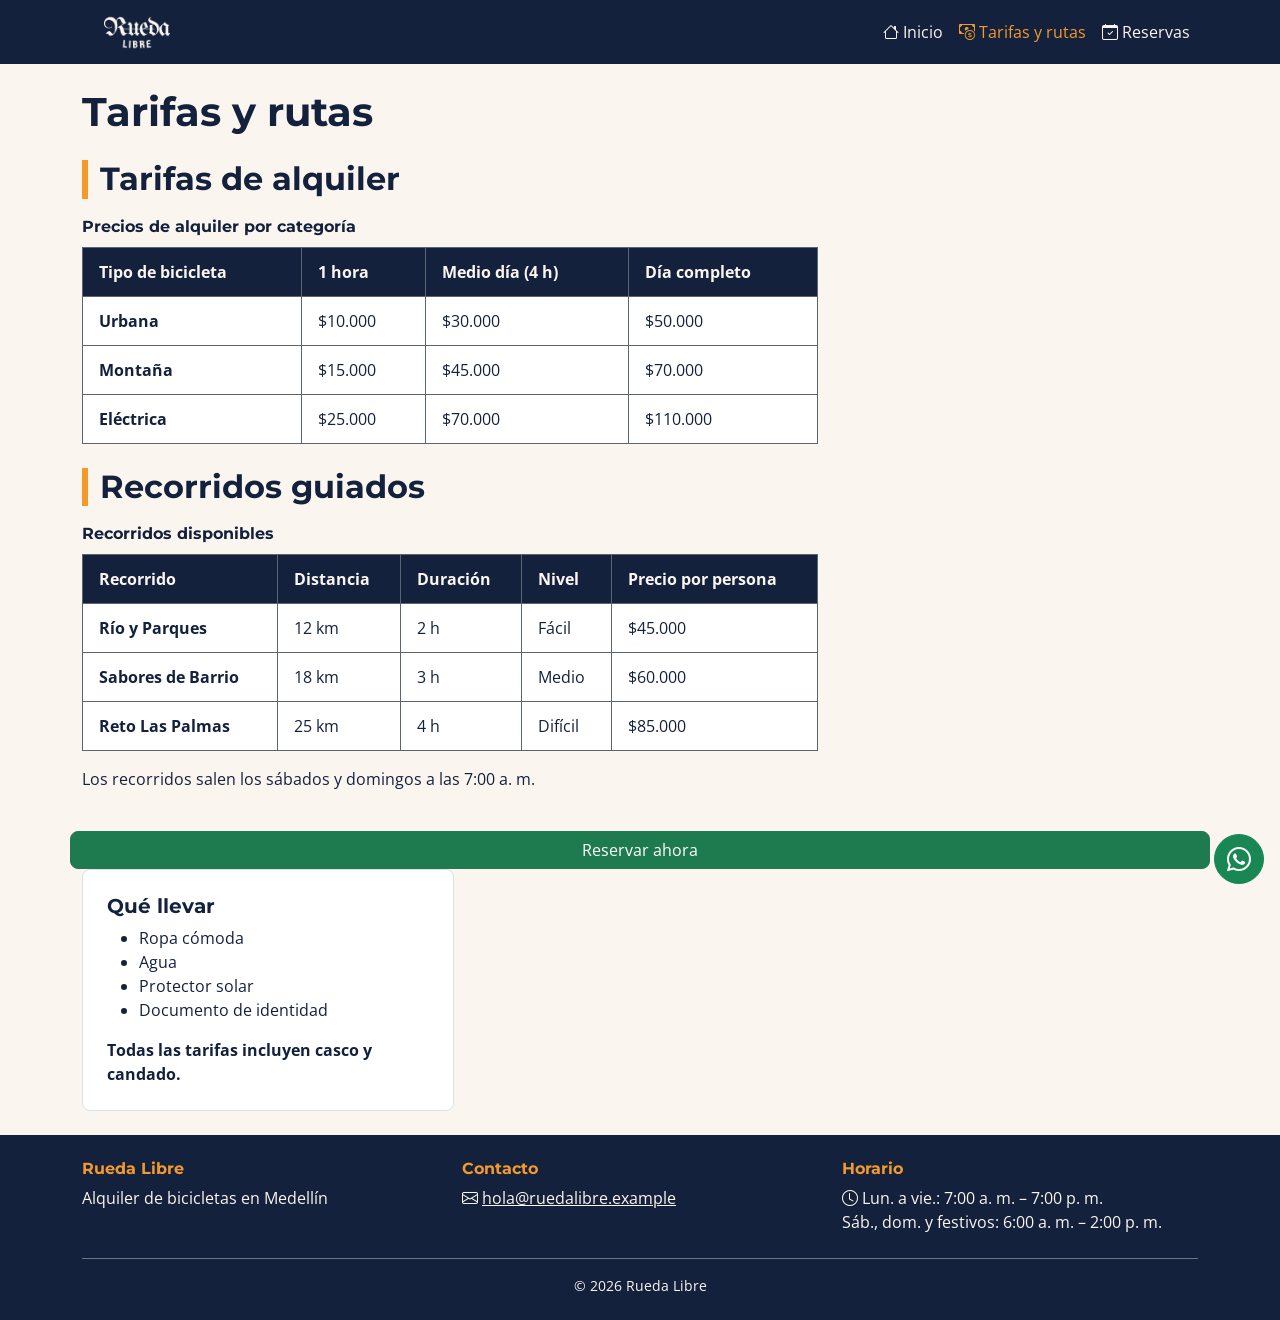
<file: paginas/tarifas.html>
<!DOCTYPE html>
<html lang="es">

<head>
  <meta charset="UTF-8">
  <meta name="viewport" content="width=device-width, initial-scale=1.0">
  <meta name="description" content="Rueda Libre: alquiler de bicicletas y recorridos guiados en Medellín.">
  <title>Tarifas y rutas | Rueda Libre</title>
  <link rel="preconnect" href="https://fonts.googleapis.com">
  <link rel="preconnect" href="https://fonts.gstatic.com" crossorigin>
  <link href="https://fonts.googleapis.com/css2?family=Montserrat:wght@700&family=Open+Sans:wght@400;600&display=swap" rel="stylesheet">
  <link href="https://cdn.jsdelivr.net/npm/bootstrap@5.3.3/dist/css/bootstrap.min.css" rel="stylesheet"
    integrity="sha384-QWTKZyjpPEjISv5WaRU9OFeRpok6YctnYmDr5pNlyT2bRjXh0JMhjY6hW+ALEwIH" crossorigin="anonymous">
  <link href="https://cdn.jsdelivr.net/npm/bootstrap-icons@1.11.3/font/bootstrap-icons.min.css" rel="stylesheet">
  <link rel="stylesheet" href="../css/styles.css">
</head>

<body class="d-flex flex-column min-vh-100">
  <nav class="navbar navbar-expand-lg navbar-dark rl-navbar">
    <div class="container">
      <a class="navbar-brand" href="../index.html">
        <img src="../img/logo2.png" alt="Rueda Libre, ir al inicio" width="110">
      </a>
      <button class="navbar-toggler" type="button" data-bs-toggle="collapse" data-bs-target="#menuPrincipal"
        aria-controls="menuPrincipal" aria-expanded="false" aria-label="Abrir menú">
        <span class="navbar-toggler-icon"></span>
      </button>
      <div class="collapse navbar-collapse" id="menuPrincipal">
        <ul class="navbar-nav ms-auto">
          <li class="nav-item">
            <a class="nav-link" href="../index.html"><i class="bi bi-house me-1" aria-hidden="true"></i>Inicio</a>
          </li>
          <li class="nav-item">
            <a class="nav-link active" aria-current="page" href="tarifas.html"><i class="bi bi-cash-coin me-1" aria-hidden="true"></i>Tarifas y rutas</a>
          </li>
          <li class="nav-item">
            <a class="nav-link" href="reservas.html"><i class="bi bi-calendar-check me-1" aria-hidden="true"></i>Reservas</a>
          </li>
        </ul>
      </div>
    </div>
  </nav>

  <main class="container py-4">
    <h1 class="mb-4">Tarifas y rutas</h1>
    <div class="row g-4">
      <div class="col-12 col-lg-8">
        <section class="mb-4">
          <h2 class="rl-titulo-seccion">Tarifas de alquiler</h2>
          <div class="table-responsive">
            <table>
              <caption>Precios de alquiler por categoría</caption>
              <thead>
                <tr>
                  <th scope="col">Tipo de bicicleta</th>
                  <th scope="col">1 hora</th>
                  <th scope="col">Medio día (4 h)</th>
                  <th scope="col">Día completo</th>
                </tr>
              </thead>
              <tbody>
                <tr>
                  <th scope="row">Urbana</th>
                  <td>$10.000</td>
                  <td>$30.000</td>
                  <td>$50.000</td>
                </tr>
                <tr>
                  <th scope="row">Montaña</th>
                  <td>$15.000</td>
                  <td>$45.000</td>
                  <td>$70.000</td>
                </tr>
                <tr>
                  <th scope="row">Eléctrica</th>
                  <td>$25.000</td>
                  <td>$70.000</td>
                  <td>$110.000</td>
                </tr>
              </tbody>
            </table>
          </div>
        </section>

        <section id="recorridos">
          <h2 class="rl-titulo-seccion">Recorridos guiados</h2>
          <div class="table-responsive">
            <table>
              <caption>Recorridos disponibles</caption>
              <thead>
                <tr>
                  <th scope="col">Recorrido</th>
                  <th scope="col">Distancia</th>
                  <th scope="col">Duración</th>
                  <th scope="col">Nivel</th>
                  <th scope="col">Precio por persona</th>
                </tr>
              </thead>
              <tbody>
                <tr>
                  <th scope="row">Río y Parques</th>
                  <td>12 km</td>
                  <td>2 h</td>
                  <td>Fácil</td>
                  <td>$45.000</td>
                </tr>
                <tr>
                  <th scope="row">Sabores de Barrio</th>
                  <td>18 km</td>
                  <td>3 h</td>
                  <td>Medio</td>
                  <td>$60.000</td>
                </tr>
                <tr>
                  <th scope="row">Reto Las Palmas</th>
                  <td>25 km</td>
                  <td>4 h</td>
                  <td>Difícil</td>
                  <td>$85.000</td>
                </tr>
              </tbody>
            </table>
          </div>
        </section>
      </div>
        <p class="mt-3">Los recorridos salen los sábados y domingos a las 7:00 a. m.</p>
        <a href="reservas.html" class="btn btn-primary">Reservar ahora</a>
      </div>

      <aside class="col-12 col-lg-4">
        <div class="p-4 bg-white border rounded">
          <h2 class="fs-5">Qué llevar</h2>
          <ul>
            <li>Ropa cómoda</li>
            <li>Agua</li>
            <li>Protector solar</li>
            <li>Documento de identidad</li>
          </ul>
          <p class="mb-0"><strong>Todas las tarifas incluyen casco y candado.</strong></p>
        </div>
      </aside>
    </div>
  </main>

  <a href="https://wa.me/573000000000" class="rl-whatsapp btn btn-success rounded-pill" target="_blank" rel="noopener"
    aria-label="Escríbenos por WhatsApp"><i class="bi bi-whatsapp fs-4" aria-hidden="true"></i></a>

  <footer class="rl-pie mt-auto">
    <div class="container py-4">
      <div class="row g-4">
        <div class="col-12 col-md-4">
          <h2 class="rl-pie-titulo">Rueda Libre</h2>
          <p class="mb-0">Alquiler de bicicletas en Medellín</p>
        </div>
        <div class="col-12 col-md-4">
          <h2 class="rl-pie-titulo">Contacto</h2>
          <p class="mb-0"><i class="bi bi-envelope me-1" aria-hidden="true"></i><a href="mailto:hola@ruedalibre.example">hola@ruedalibre.example</a></p>
        </div>
        <div class="col-12 col-md-4">
          <h2 class="rl-pie-titulo">Horario</h2>
          <p class="mb-0"><i class="bi bi-clock me-1" aria-hidden="true"></i>Lun. a vie.: 7:00 a. m. – 7:00 p. m.</p>
          <p class="mb-0">Sáb., dom. y festivos: 6:00 a. m. – 2:00 p. m.</p>
        </div>
        <div class="col-12">
          <p class="text-center small border-top border-secondary pt-3 mb-0">© 2026 Rueda Libre</p>
        </div>
      </div>
    </div>
  </footer>

  <script src="https://cdn.jsdelivr.net/npm/bootstrap@5.3.3/dist/js/bootstrap.bundle.min.js"
    integrity="sha384-YvpcrYf0tY3lHB60NNkmXc5s9fDVZLESaAA55NDzOxhy9GkcIdslK1eN7N6jIeHz" crossorigin="anonymous"></script>
</body>

</html>
</file>
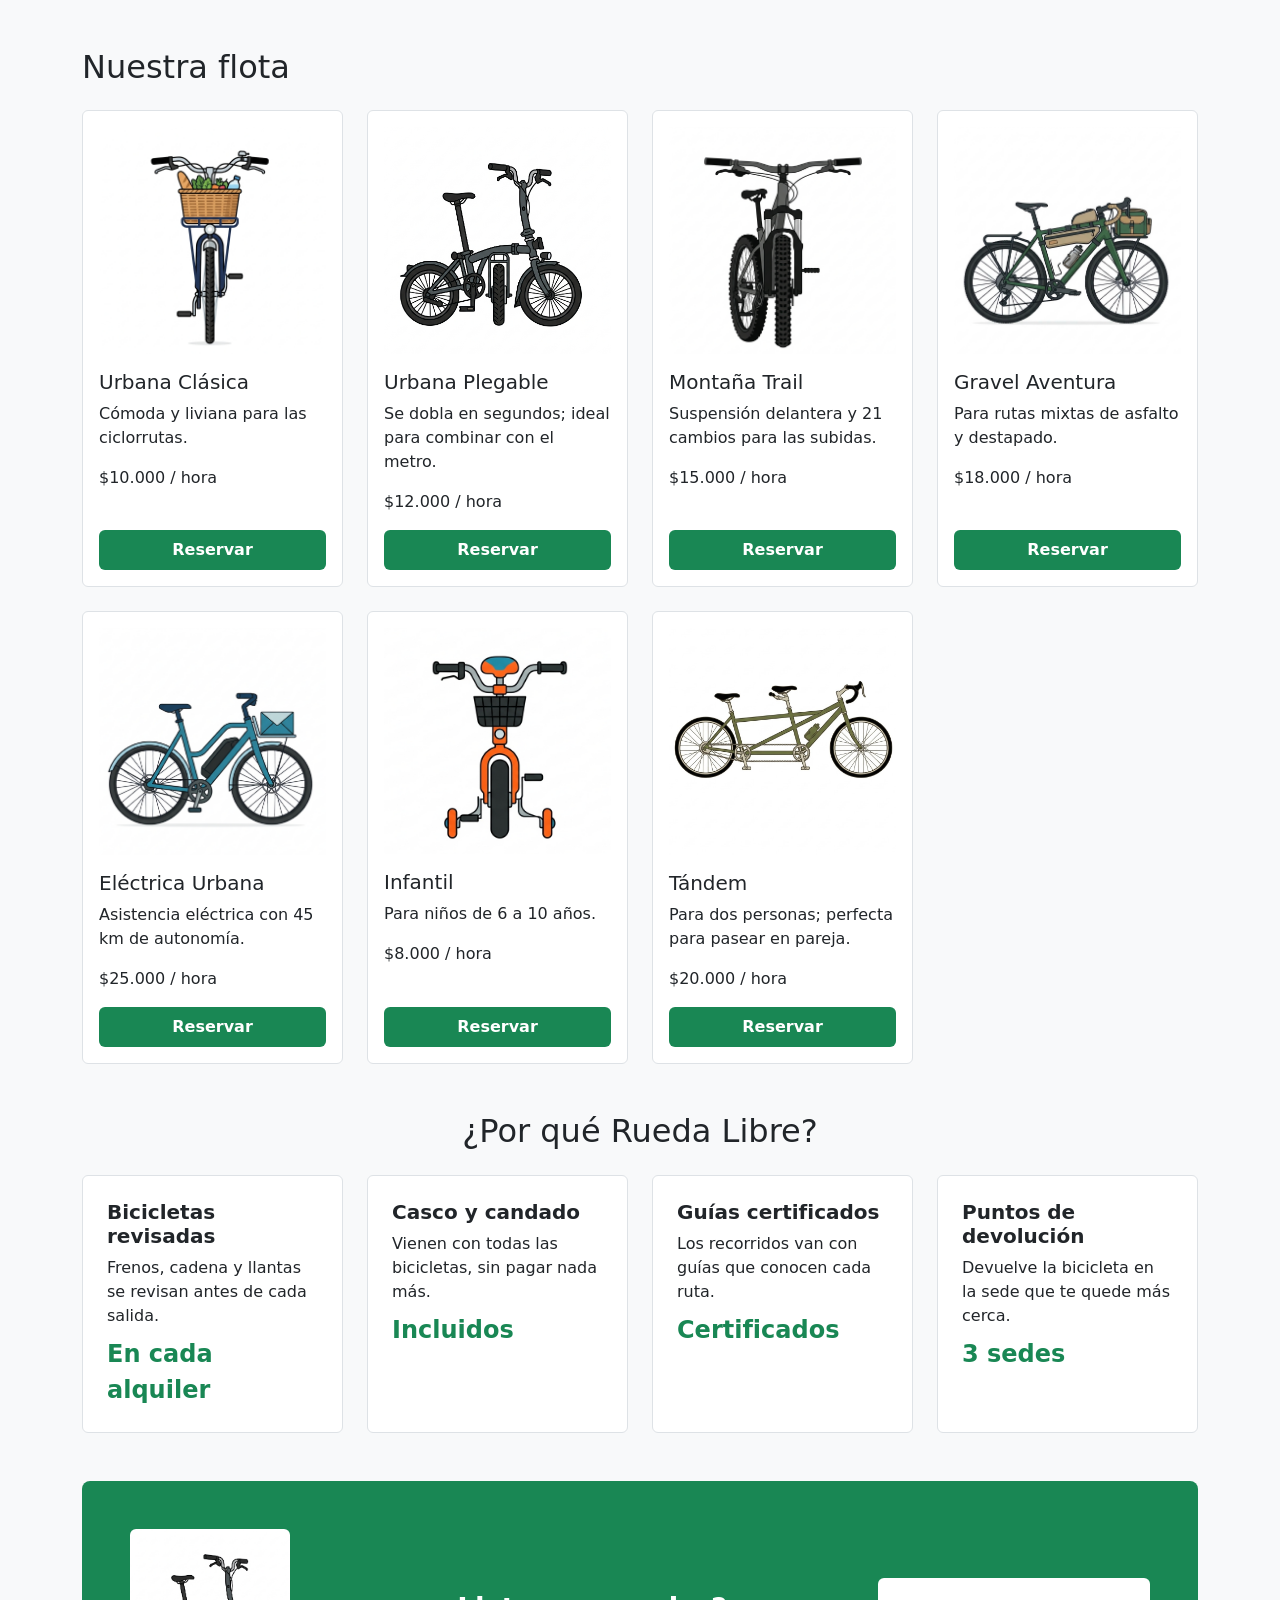
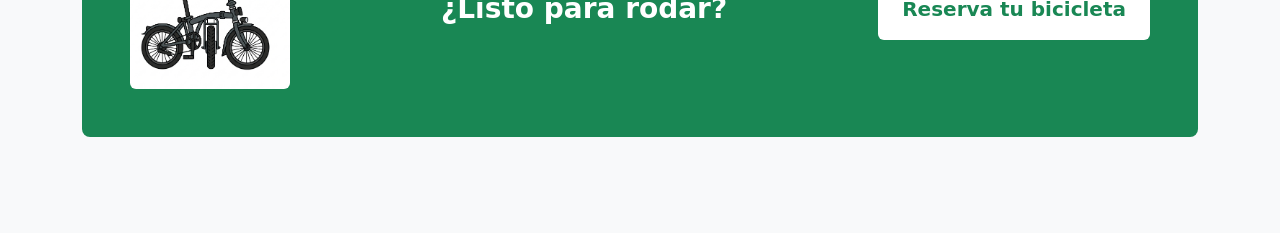
<file: pruebas/catalogo-bootstrap.html>
<!DOCTYPE html>
<html lang="es">

<head>
  <meta charset="UTF-8">
  <meta name="viewport" content="width=device-width, initial-scale=1.0">
  <title>Flota en Bootstrap | Pruebas</title>
  <link rel="preconnect" href="https://fonts.googleapis.com">
  <link rel="preconnect" href="https://fonts.gstatic.com" crossorigin>
  <link href="https://fonts.googleapis.com/css2?family=Montserrat:wght@700&family=Open+Sans:wght@400;600&display=swap" rel="stylesheet">

  <link href="https://cdn.jsdelivr.net/npm/bootstrap@5.3.3/dist/css/bootstrap.min.css" rel="stylesheet"
    integrity="sha384-QWTKZyjpPEjISv5WaRU9OFeRpok6YctnYmDr5pNlyT2bRjXh0JMhjY6hW+ALEwIH" crossorigin="anonymous">
</head>

<body class="bg-light">
  
  <main class="container py-5">
    <section>
      <h2 class="mb-4">Nuestra flota</h2>
      <div class="row g-4">
        <div class="col-12 col-sm-6 col-lg-4 col-xl-3">
          <article class="h-100 p-3 bg-white border rounded d-flex flex-column">
            <img src="../img/Urbana_Clasica.jpeg" alt="Bicicleta urbana clásica" class="img-fluid mb-3">
            <h3 class="fs-5">Urbana Clásica</h3>
            <p>Cómoda y liviana para las ciclorrutas.</p>
            <p class="precio">$10.000 / hora</p>
            <a href="../paginas/reservas.html" class="mt-auto d-block text-center bg-success text-white fw-bold text-decoration-none px-3 py-2 rounded">Reservar</a>
          </article>
        </div>
        <div class="col-12 col-sm-6 col-lg-4 col-xl-3">
          <article class="h-100 p-3 bg-white border rounded d-flex flex-column">
            <img src="../img/Urbana_Plegable.jpeg" alt="Bicicleta urbana plegable" class="img-fluid mb-3">
            <h3 class="fs-5">Urbana Plegable</h3>
            <p>Se dobla en segundos; ideal para combinar con el metro.</p>
            <p class="precio">$12.000 / hora</p>
            <a href="../paginas/reservas.html" class="mt-auto d-block text-center bg-success text-white fw-bold text-decoration-none px-3 py-2 rounded">Reservar</a>
          </article>
        </div>
        <div class="col-12 col-sm-6 col-lg-4 col-xl-3">
          <article class="h-100 p-3 bg-white border rounded d-flex flex-column">
            <img src="../img/Montana_Trail.jpeg" alt="Bicicleta de montaña Trail" class="img-fluid mb-3">
            <h3 class="fs-5">Montaña Trail</h3>
            <p>Suspensión delantera y 21 cambios para las subidas.</p>
            <p class="precio">$15.000 / hora</p>
            <a href="../paginas/reservas.html" class="mt-auto d-block text-center bg-success text-white fw-bold text-decoration-none px-3 py-2 rounded">Reservar</a>
          </article>
        </div>
        <div class="col-12 col-sm-6 col-lg-4 col-xl-3">
          <article class="h-100 p-3 bg-white border rounded d-flex flex-column">
            <img src="../img/Gravel_Aventura.jpeg" alt="Bicicleta Gravel Aventura" class="img-fluid mb-3">
            <h3 class="fs-5">Gravel Aventura</h3>
            <p>Para rutas mixtas de asfalto y destapado.</p>
            <p class="precio">$18.000 / hora</p>
            <a href="../paginas/reservas.html" class="mt-auto d-block text-center bg-success text-white fw-bold text-decoration-none px-3 py-2 rounded">Reservar</a>
          </article>
        </div>
        <div class="col-12 col-sm-6 col-lg-4 col-xl-3">
          <article class="h-100 p-3 bg-white border rounded d-flex flex-column">
            <img src="../img/Bicicleta_electrica_urbana.jpeg" alt="Bicicleta eléctrica urbana" class="img-fluid mb-3">
            <h3 class="fs-5">Eléctrica Urbana</h3>
            <p>Asistencia eléctrica con 45 km de autonomía.</p>
            <p class="precio">$25.000 / hora</p>
            <a href="../paginas/reservas.html" class="mt-auto d-block text-center bg-success text-white fw-bold text-decoration-none px-3 py-2 rounded">Reservar</a>
          </article>
        </div>
        <div class="col-12 col-sm-6 col-lg-4 col-xl-3">
          <article class="h-100 p-3 bg-white border rounded d-flex flex-column">
            <img src="../img/Infantil.jpeg" alt="Bicicleta infantil" class="img-fluid mb-3">
            <h3 class="fs-5">Infantil</h3>
            <p>Para niños de 6 a 10 años.</p>
            <p class="precio">$8.000 / hora</p>
            <a href="../paginas/reservas.html" class="mt-auto d-block text-center bg-success text-white fw-bold text-decoration-none px-3 py-2 rounded">Reservar</a>
          </article>
        </div>
        <div class="col-12 col-sm-6 col-lg-4 col-xl-3">
          <article class="h-100 p-3 bg-white border rounded d-flex flex-column">
            <img src="../img/Tandem.jpg" alt="Bicicleta tándem para dos personas" class="img-fluid mb-3">
            <h3 class="fs-5">Tándem</h3>
            <p>Para dos personas; perfecta para pasear en pareja.</p>
            <p class="precio">$20.000 / hora</p>
            <a href="../paginas/reservas.html" class="mt-auto d-block text-center bg-success text-white fw-bold text-decoration-none px-3 py-2 rounded">Reservar</a>
          </article>
        </div>
      </div>
    </section>

    <section class="py-5">
      <h2 class="text-center mb-4">¿Por qué Rueda Libre?</h2>
      <div class="row g-4">
        <div class="col-12 col-md-6 col-lg-3">
          <div class="h-100 p-4 bg-white border rounded">
            <h3 class="fs-5 fw-bold mb-2">Bicicletas revisadas</h3>
            <p class="mb-2">Frenos, cadena y llantas se revisan antes de cada salida.</p>
            <p class="fs-4 fw-bold text-success mb-0">En cada alquiler</p>
          </div>
        </div>
        <div class="col-12 col-md-6 col-lg-3">
          <div class="h-100 p-4 bg-white border rounded">
            <h3 class="fs-5 fw-bold mb-2">Casco y candado</h3>
            <p class="mb-2">Vienen con todas las bicicletas, sin pagar nada más.</p>
            <p class="fs-4 fw-bold text-success mb-0">Incluidos</p>
          </div>
        </div>
        <div class="col-12 col-md-6 col-lg-3">
          <div class="h-100 p-4 bg-white border rounded">
            <h3 class="fs-5 fw-bold mb-2">Guías certificados</h3>
            <p class="mb-2">Los recorridos van con guías que conocen cada ruta.</p>
            <p class="fs-4 fw-bold text-success mb-0">Certificados</p>
          </div>
        </div>
        <div class="col-12 col-md-6 col-lg-3">
          <div class="h-100 p-4 bg-white border rounded">
            <h3 class="fs-5 fw-bold mb-2">Puntos de devolución</h3>
            <p class="mb-2">Devuelve la bicicleta en la sede que te quede más cerca.</p>
            <p class="fs-4 fw-bold text-success mb-0">3 sedes</p>
          </div>
        </div>
      </div>

      <div class="d-flex flex-column flex-md-row align-items-center justify-content-between gap-3 mt-5 p-4 p-md-5 bg-success text-white rounded-3">
        <img src="../img/Urbana_Plegable.jpeg" alt="" width="160" class="d-none d-md-block rounded">
        <p class="fs-3 fw-bold mb-0">¿Listo para rodar?</p>
        <a href="../paginas/reservas.html" class="bg-white text-success fw-bold fs-5 px-4 py-3 rounded text-decoration-none">Reserva tu bicicleta</a>
      </div>
    </section>
  </main>

  <script src="https://cdn.jsdelivr.net/npm/bootstrap@5.3.3/dist/js/bootstrap.bundle.min.js"
    integrity="sha384-YvpcrYf0tY3lHB60NNkmXc5s9fDVZLESaAA55NDzOxhy9GkcIdslK1eN7N6jIeHz" crossorigin="anonymous"></script>
</body>

</html>
</file>
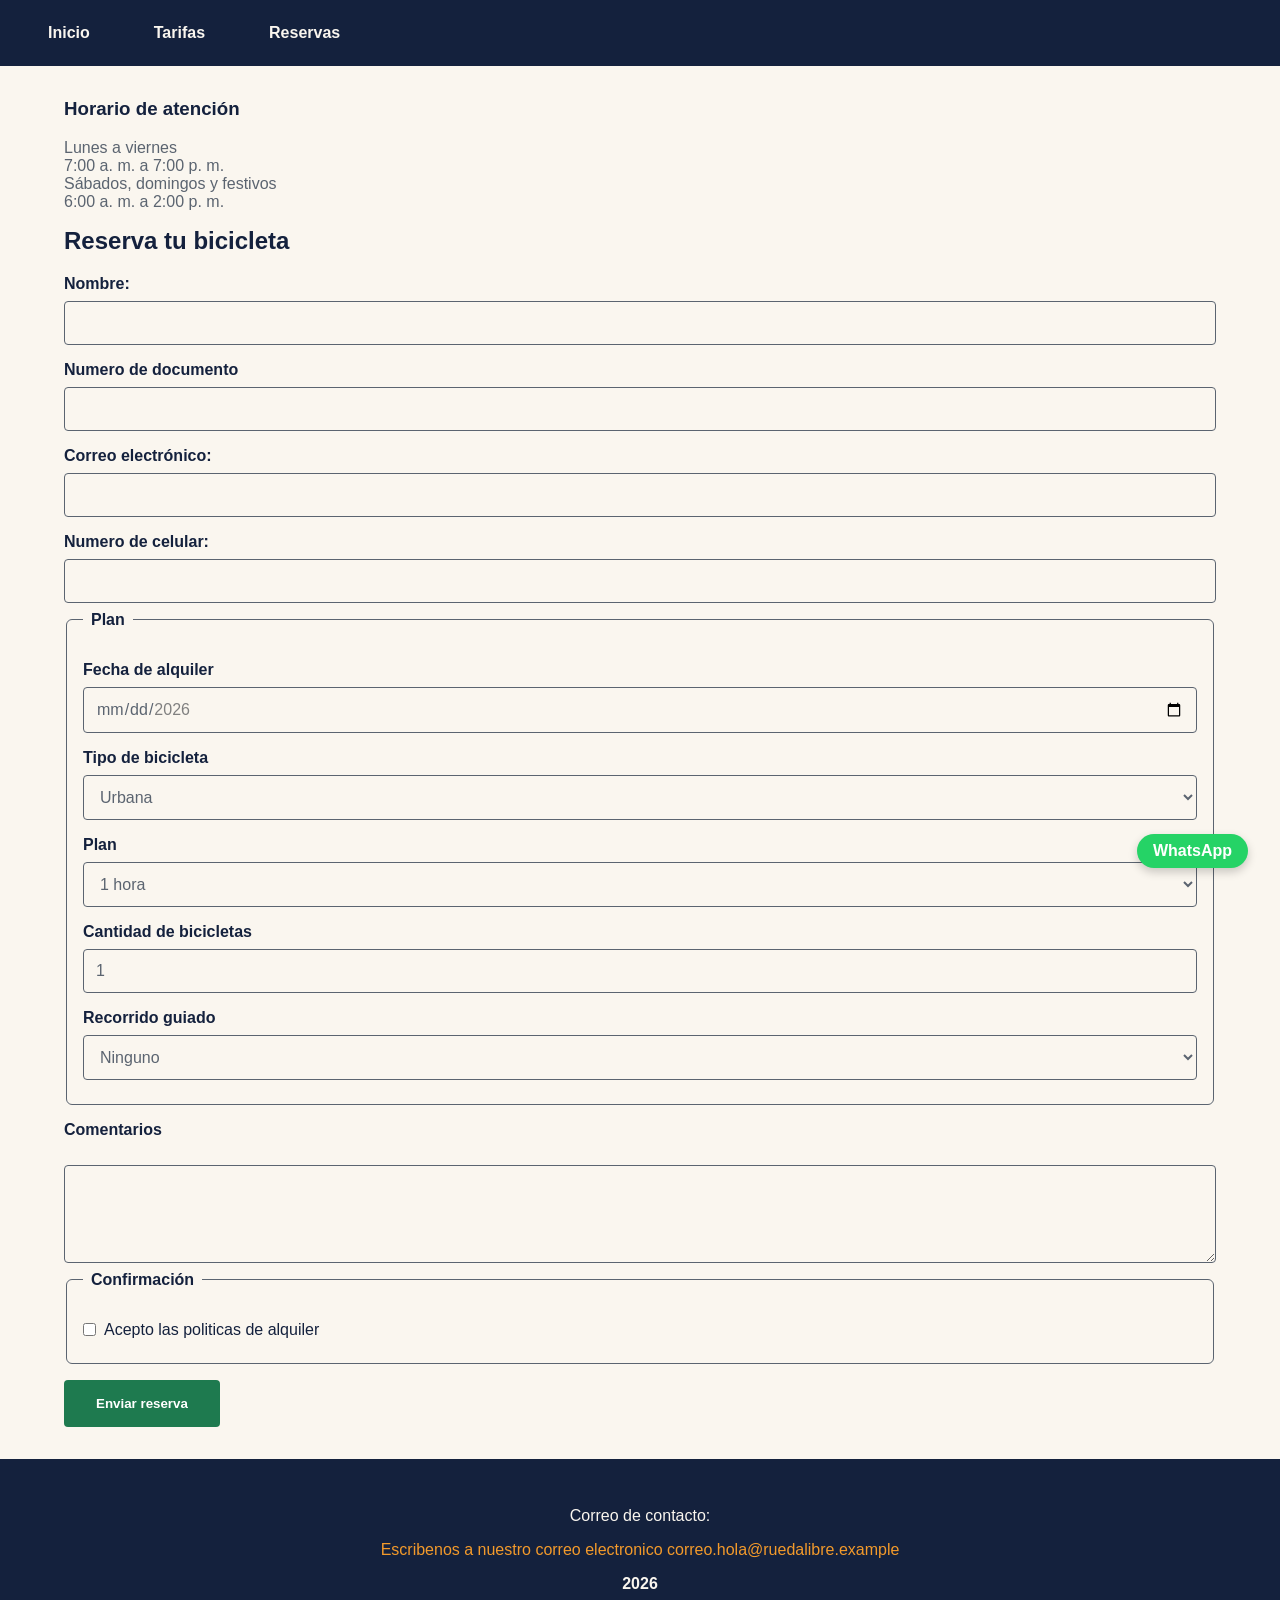
<file: rueda-libre/paginas/reservas.html>
<!DOCTYPE html>
<html lang="es">

<head>
  <meta charset="UTF-8">
  <title>Rueda Libre</title>
  <link rel="preconnect" href="https://fonts.googleapis.com">
  <link rel="preconnect" href="https://fonts.gstatic.com" crossorigin>
  <link href="https://fonts.googleapis.com/css2?family=Montserrat:wght@700&family=Open+Sans:wght@400;600&display=swap">
  <link rel="stylesheet" href="../CSS/styles.css">
  <title>Reservas</title>
</head>
<header>
  <nav class="menu-container">
    <ul id="menu">
      <li><a href="../index.html" class="menu-btn">Inicio</a></li>
      <li><a href="tarifas.html" class="menu-btn">Tarifas</a></li>
      <li><a href="reservas.html" class="menu-btn">Reservas</a></li>
    </ul>
  </nav>
</header>

<body>

  <!-- Formulario -->
  <main>
    <section>
      <h3>Horario de atención</h3>
      <dl>
        <dt>Lunes a viernes </dt>
        <dt>7:00 a. m. a 7:00 p. m.</dt>
        <dt>Sábados, domingos y festivos</dt>
        <dt>6:00 a. m. a 2:00 p. m.</dt>
      </dl>
    </section>
    <section>
      <form action="#" method="POST">
        <h2>Reserva tu bicicleta</h2>
        </fieldset>
        <p>
          <label for="name">
            <span>Nombre:</span>
            <strong><abbr title="required min"></abbr></strong>
          </label>
          <input type="text" id="name" name="username" required minlength="3" />
        </p>
        <p>
          <label for="documento">Numero de documento</label>
          <input type="text" id="documento" name="documento" inputmode="numeric" required pattern="[0-9]{6,10}"
            title="Solo numeros entre 6 y 10 digitos">

        </p>
        <p>
          <label for="mail">
            <span>Correo electrónico:</span>
            <strong><abbr title="required"></abbr></strong>
          </label>
          <input type="email" id="mail" name="usermail" required />
        </p>
        <p>
          <label for="celular">Numero de celular: </label>
          <strong><abbr title="required"></abbr></strong>
          <input type="tel" id="celular" name="celular" required pattern="3[0-9]{9}"
            title="Debe tener 10 dígitos y empezar por 3 (Ej: 3123456789)" />
        </p>

        <fieldset>
          <legend>Plan</legend>
          <p>
            <label for="fecha"> Fecha de alquiler</label>
            <input type="date" id="fecha" name="fecha de alquiler" min="2026-11-01" max="2026-12-31" required>
          </p>
          <p>
            <label for="tipo de bicicleta"> Tipo de bicicleta</label>
            <select id="tipo de bicicleta" name="Seleccione tipo de bicicleta" required</option>
              <option value="Urbana">Urbana</option>
              <option value="Montaña">Montaña</option>
              <option value="Electrica">Electrica</option>
            </select>
          </p>
          <p>
            <label for="Plan"> Plan</label>
            <select id="Plan" name="Plan" <option value="ninguno">Ninguno </option>
              <option value="1 hora">1 hora</option>
              <option value="Medio día (4h)">Medio día (4h)</option>
              <option value="Día completo">Día completo</option>
            </select>
          </p>

          <p>
            <label for="cantidad">Cantidad de bicicletas</label>
            <input type="number" id="cantidad" name="cantidad" value="1" min="1" max="6">
          </p>

          <p>
            <label for="recorrido">Recorrido guiado</label>
            <select id="recorrido" name="recorrido">
              <option value="ninguno">Ninguno</option>
              <option value="rio-y-parques">Rio y Parques</option>
              <option value="sabores-de-barrio">Sabores de Barrio</option>
              <option value="reto-las-palmas">Reto Las Palmas</option>
            </select>
          </p>
        </fieldset>
        <p>
          <label for="comentarios">Comentarios</label><br>
          <textarea id="comentarios" name="comentarios" rows="4" cols="40" maxlength="300"></textarea>
        </p>
        <fieldset>
          <legend>Confirmación</legend>
          <p>
            <input type="checkbox" id="politicas" name="politicas" value="aceptadas" required>
            <label for="politicas">Acepto las politicas de alquiler</label>
          </p>
        </fieldset>

        <button type="submit">Enviar reserva</button>
      </form>
    </section>
    </section>

  </main>

  <a href="https://wa.me/573000000000" class="whatsapp-flotante" target="_blank" rel="noopener">WhatsApp</a>

  <footer>
    <p>Correo de contacto:</p>
    <a href="mailto:correo.hola@ruedalibre.example">Escribenos a nuestro correo electronico correo.hola@ruedalibre.example </a>
    <p><strong>2026</strong></p>
  </footer>
</body>

</html>
</file>
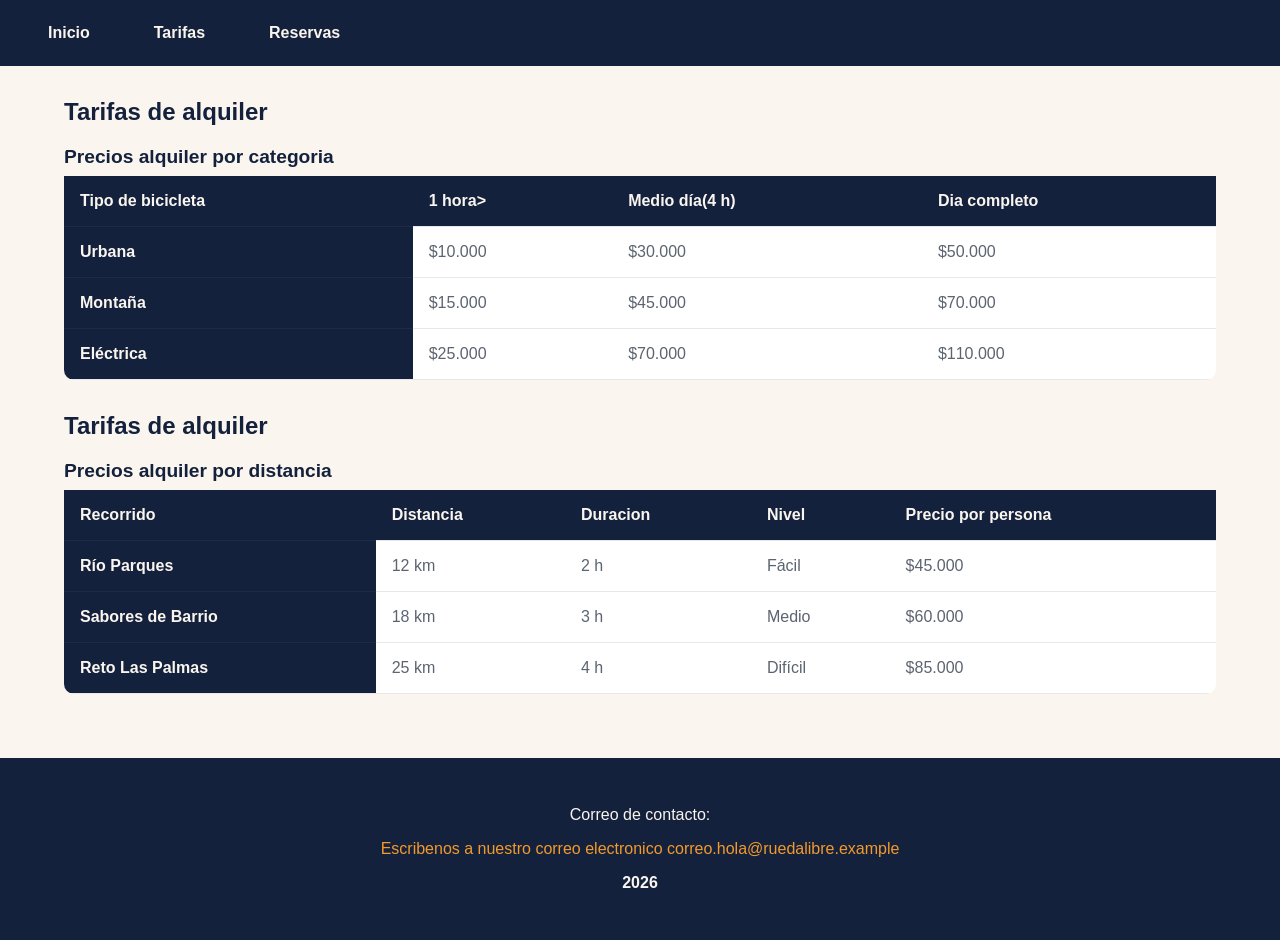
<file: rueda-libre/paginas/tarifas.html>
<!doctype html>
<html lang="es">

<head>
    <meta charset="UTF-8">
    <title>Rueda Libre</title>
    <link rel="preconnect" href="https://fonts.googleapis.com">
    <link rel="preconnect" href="https://fonts.gstatic.com" crossorigin>
    <link
        href="https://fonts.googleapis.com/css2?family=Montserrat:wght@700&family=Open+Sans:wght@400;600&display=swap">
    <link rel="stylesheet" href="../CSS/styles.css">
    <title>Tarifas</title>
</head>

<body>
    <header>
        <nav class="menu-container">
            <ul id="menu">
                <li><a href="../index.html"class="menu-btn">Inicio</a></li>
                <li><a href="tarifas.html" class="menu-btn">Tarifas</a></li>
                <li><a href="reservas.html" class="menu-btn">Reservas</a></li>
            </ul>
        </nav>
    </header>
    <main>
        <!-- Tarifas -->
        <section>
            <h2> Tarifas de alquiler</h2>
            <table>
                <caption> Precios alquiler por categoria
                <thead>
                    <tr>
                        <th scope="col">Tipo de bicicleta</th>
                        <th scope="co">1 hora> </th>
                        <th scope="co">Medio día(4 h)</th>
                        <th scope="co">Dia completo</th>
                    </tr>
                </thead>
                <tbody>
                    <tr>
                        <th scope="row">Urbana</th>
                        <td>$10.000</td>
                        <td>$30.000</td>
                        <td>$50.000</td>
                    </tr>
                    <tr>
                        <th scope="row">Montaña</th>
                        <td>$15.000</td>
                        <td>$45.000</td>
                        <td>$70.000</td>
                    </tr>
                    <tr>
                        <th scope="row">Eléctrica</th>
                        <td>$25.000</td>
                        <td>$70.000</td>
                        <td>$110.000</td>
                    </tr>
                </tbody>
            </table>
        </section>
        </table>
        <section>
            <h2> Tarifas de alquiler</h2>
            <table>
                <caption> Precios alquiler por distancia
                <thead>
                    <tr>
                        <th scope="col">Recorrido</th>
                        <th scope="co">Distancia</th>
                        <th scope="co">Duracion</th>
                        <th scope="co">Nivel</th>
                        <th scope="co">Precio por persona</th>
                    </tr>
                </thead>
                <tbody>
                    <tr>
                        <th scope="row">Río Parques</th>
                        <td>12 km</td>
                        <td>2 h</td>
                        <td>Fácil</td>
                        <td>$45.000</td>
                    </tr>
                    <tr>
                        <th scope="row">Sabores de Barrio</th>
                        <td>18 km</td>
                        <td>3 h</td>
                        <td>Medio</td>
                        <td>$60.000</td>
                    </tr>
                    <tr>
                        <th scope="row">Reto Las Palmas</th>
                        <td>25 km</td>
                        <td>4 h</td>
                        <td>Difícil</td>
                        <td>$85.000</td>
                    </tr>
                </tbody>
            </table>
        </section>
    </main>
    <footer>
    <p>Correo de contacto:</p>
    <a href="mailto:correo.hola@ruedalibre.example">Escribenos a nuestro correo electronico correo.hola@ruedalibre.example </a>
    <p><strong>2026</strong></p>
  </footer>
</body>
</file>
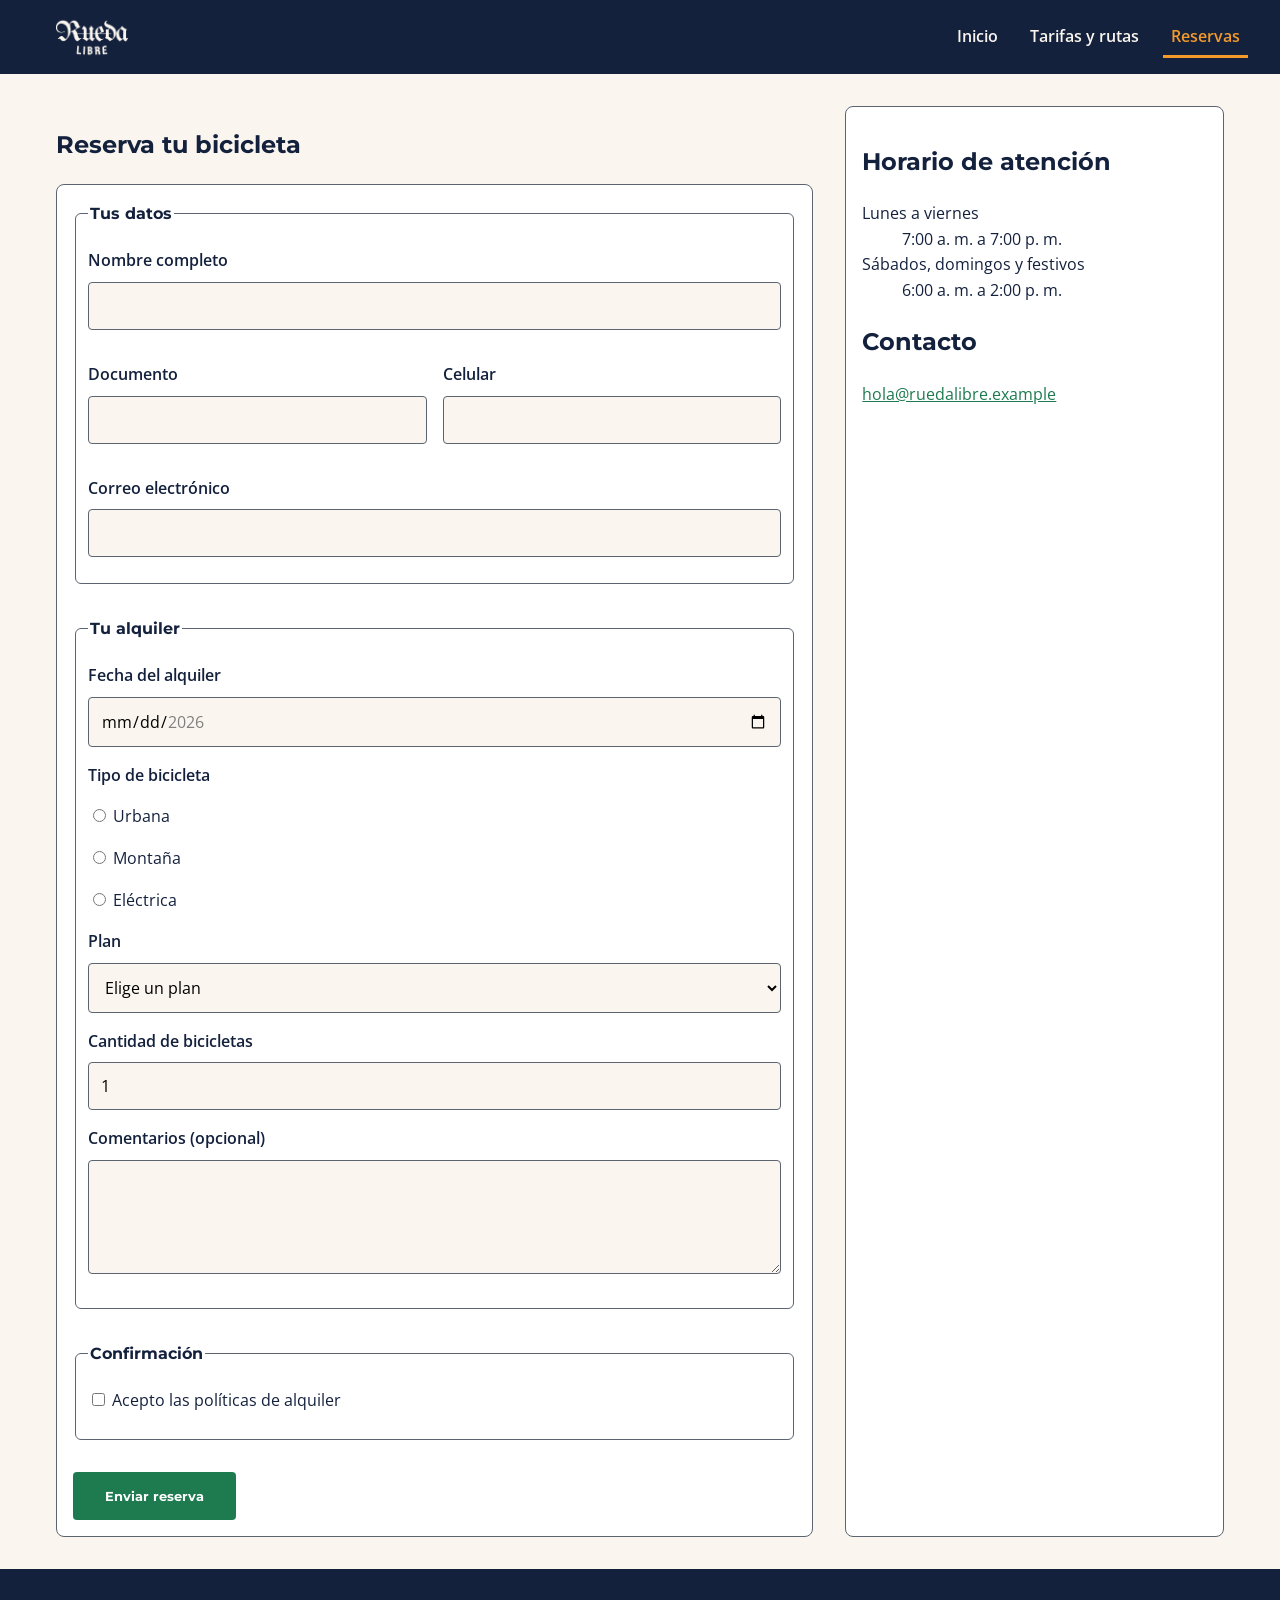
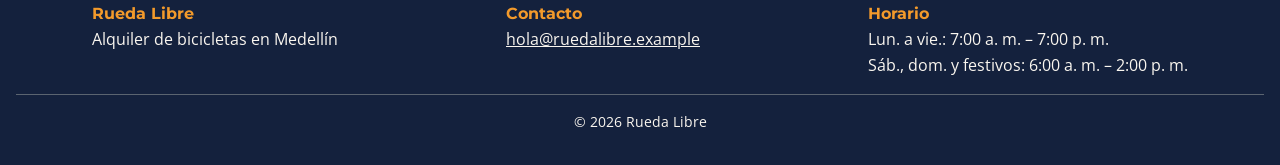
<file: v1.5/paginas/reservas.html>
<!DOCTYPE html>
<html lang="es">

<head>
  <meta charset="UTF-8">
  <meta name="viewport" content="width=device-width, initial-scale=1.0">
  <meta name="description" content="Rueda Libre v1.5: alquiler de bicicletas y recorridos guiados en Medellín.">
  <title>Reservas | Rueda Libre v1.5</title>
  <link rel="preconnect" href="https://fonts.googleapis.com">
  <link rel="preconnect" href="https://fonts.gstatic.com" crossorigin>
  <link href="https://fonts.googleapis.com/css2?family=Montserrat:wght@700&family=Open+Sans:wght@400;600&display=swap" rel="stylesheet">
  <link rel="stylesheet" href="../css/styles.css">
</head>

<body>
  <header>
    <a href="../index.html"><img src="../../img/logo2.png" alt="Rueda Libre, ir al inicio" class="logo"></a>
    <nav>
      <ul id="menu">
        <li><a href="../index.html">Inicio</a></li>
        <li><a href="tarifas.html">Tarifas y rutas</a></li>
        <li><a href="reservas.html" class="activo">Reservas</a></li>
      </ul>
    </nav>
  </header>

  <main class="reservas">
    <section>
      <h1>Reserva tu bicicleta</h1>
      <form action="#" method="post">
        <fieldset>
          <legend>Tus datos</legend>
          <p>
            <label for="nombre">Nombre completo</label>
            <input type="text" id="nombre" name="nombre" required minlength="3">
          </p>
          <div class="fila">
            <p>
              <label for="documento">Documento</label>
              <input type="text" id="documento" name="documento" inputmode="numeric" required pattern="[0-9]{6,10}" title="Solo números, entre 6 y 10 dígitos">
            </p>
            <p>
              <label for="celular">Celular</label>
              <input type="tel" id="celular" name="celular" required pattern="3[0-9]{9}" title="10 dígitos que empiecen por 3, por ejemplo 3001234567">
            </p>
          </div>
          <p>
            <label for="correo">Correo electrónico</label>
            <input type="email" id="correo" name="correo" required>
          </p>
        </fieldset>

        <fieldset>
          <legend>Tu alquiler</legend>
          <p>
            <label for="fecha">Fecha del alquiler</label>
            <input type="date" id="fecha" name="fecha" required min="2026-11-01" max="2026-12-31">
          </p>
          <p class="opciones">Tipo de bicicleta</p>
          <p class="opcion"><input type="radio" id="urbana" name="tipo" value="urbana" required> <label for="urbana">Urbana</label></p>
          <p class="opcion"><input type="radio" id="montana" name="tipo" value="montana"> <label for="montana">Montaña</label></p>
          <p class="opcion"><input type="radio" id="electrica" name="tipo" value="electrica"> <label for="electrica">Eléctrica</label></p>
          <p>
            <label for="plan">Plan</label>
            <select id="plan" name="plan" required>
              <option value="">Elige un plan</option>
              <option value="1-hora">1 hora</option>
              <option value="medio-dia">Medio día (4 h)</option>
              <option value="dia-completo">Día completo</option>
            </select>
          </p>
          <p>
            <label for="cantidad">Cantidad de bicicletas</label>
            <input type="number" id="cantidad" name="cantidad" required min="1" max="6" value="1">
          </p>
          <p>
            <label for="comentarios">Comentarios (opcional)</label>
            <textarea id="comentarios" name="comentarios" rows="4" maxlength="300"></textarea>
          </p>
        </fieldset>

        <fieldset>
          <legend>Confirmación</legend>
          <p class="opcion"><input type="checkbox" id="politicas" name="politicas" value="aceptadas" required> <label for="politicas">Acepto las políticas de alquiler</label></p>
        </fieldset>

        <button type="submit">Enviar reserva</button>
      </form>
    </section>

    <aside>
      <h2>Horario de atención</h2>
      <dl>
        <dt>Lunes a viernes</dt>
        <dd>7:00 a. m. a 7:00 p. m.</dd>
        <dt>Sábados, domingos y festivos</dt>
        <dd>6:00 a. m. a 2:00 p. m.</dd>
      </dl>
      <h2>Contacto</h2>
      <p><a href="mailto:hola@ruedalibre.example">hola@ruedalibre.example</a></p>
    </aside>
  </main>

  <footer>
    <section>
      <h2>Rueda Libre</h2>
      <p>Alquiler de bicicletas en Medellín</p>
    </section>
    <section>
      <h2>Contacto</h2>
      <p><a href="mailto:hola@ruedalibre.example">hola@ruedalibre.example</a></p>
    </section>
    <section>
      <h2>Horario</h2>
      <p>Lun. a vie.: 7:00 a. m. – 7:00 p. m.</p>
      <p>Sáb., dom. y festivos: 6:00 a. m. – 2:00 p. m.</p>
    </section>
    <p class="copy">© 2026 Rueda Libre</p>
  </footer>
</body>

</html>
</file>
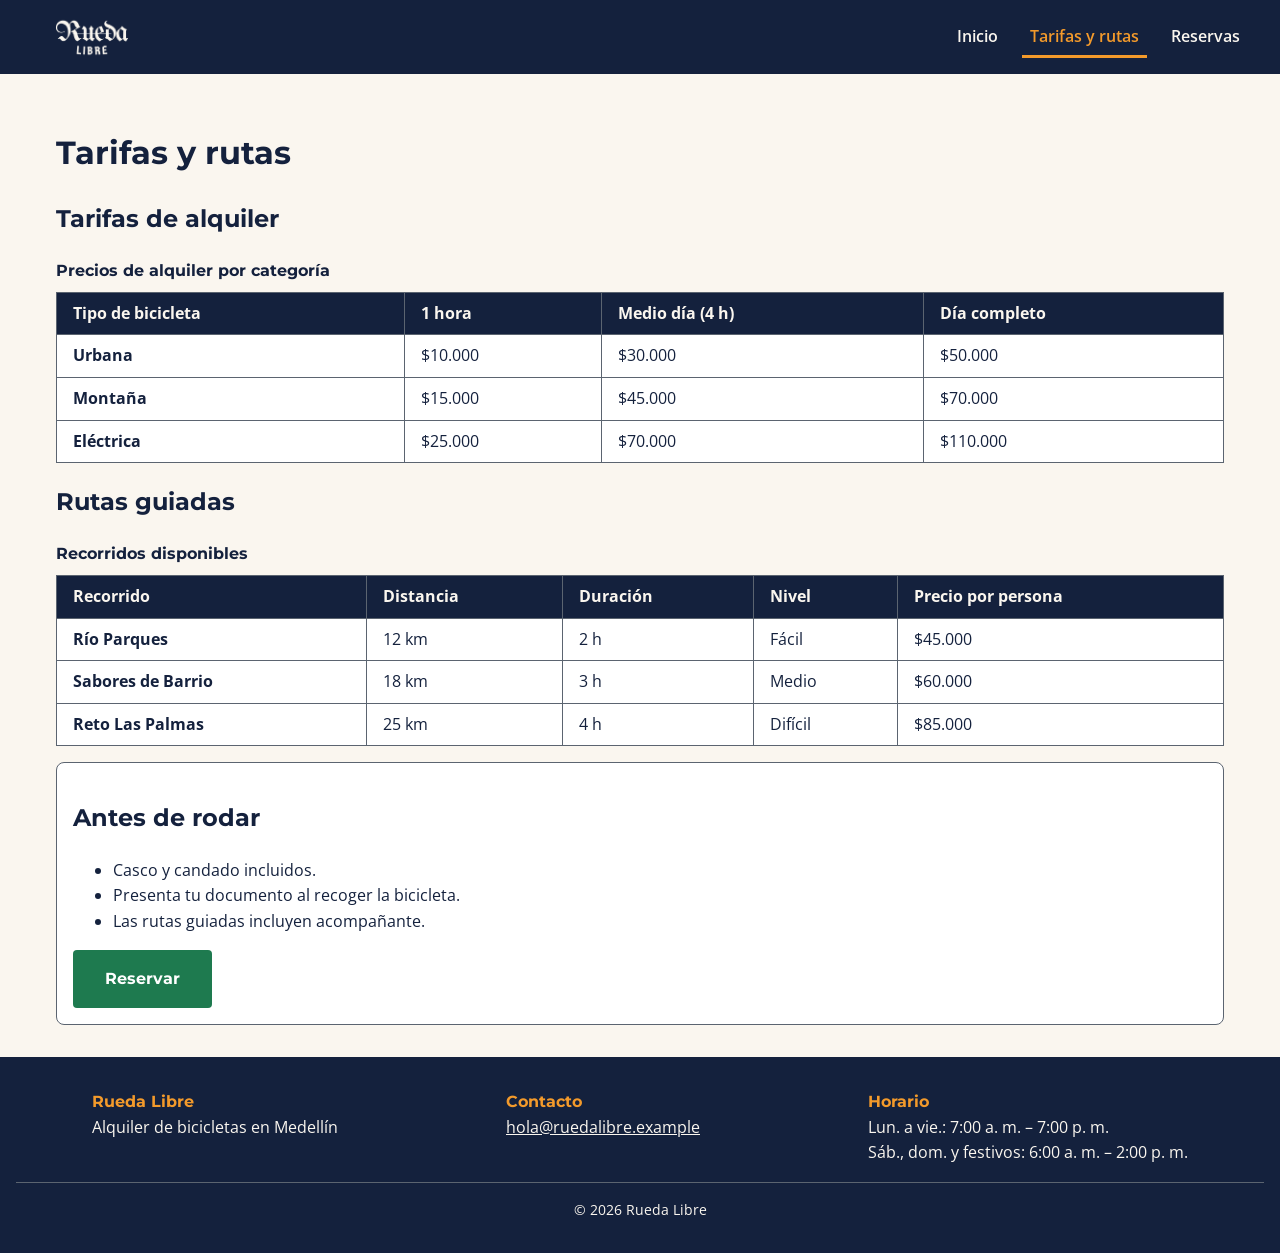
<file: v1.5/paginas/tarifas.html>
<!DOCTYPE html>
<html lang="es">

<head>
  <meta charset="UTF-8">
  <meta name="viewport" content="width=device-width, initial-scale=1.0">
  <meta name="description" content="Rueda Libre v1.5: alquiler de bicicletas y recorridos guiados en Medellín.">
  <title>Tarifas y rutas | Rueda Libre v1.5</title>
  <link rel="preconnect" href="https://fonts.googleapis.com">
  <link rel="preconnect" href="https://fonts.gstatic.com" crossorigin>
  <link href="https://fonts.googleapis.com/css2?family=Montserrat:wght@700&family=Open+Sans:wght@400;600&display=swap" rel="stylesheet">
  <link rel="stylesheet" href="../css/styles.css">
</head>

<body>
  <header>
    <a href="../index.html"><img src="../../img/logo2.png" alt="Rueda Libre, ir al inicio" class="logo"></a>
    <nav>
      <ul id="menu">
        <li><a href="../index.html">Inicio</a></li>
        <li><a href="tarifas.html" class="activo">Tarifas y rutas</a></li>
        <li><a href="reservas.html">Reservas</a></li>
      </ul>
    </nav>
  </header>

  <main class="tarifas">
    <h1>Tarifas y rutas</h1>

        <section>
          <h2>Tarifas de alquiler</h2>

            <table>
              <caption>Precios de alquiler por categoría</caption>
              <thead>
                <tr>
                  <th scope="col">Tipo de bicicleta</th>
                  <th scope="col">1 hora</th>
                  <th scope="col">Medio día (4 h)</th>
                  <th scope="col">Día completo</th>
                </tr>
              </thead>
              <tbody>
                <tr>
                  <th scope="row">Urbana</th>
                  <td>$10.000</td>
                  <td>$30.000</td>
                  <td>$50.000</td>
                </tr>
                <tr>
                  <th scope="row">Montaña</th>
                  <td>$15.000</td>
                  <td>$45.000</td>
                  <td>$70.000</td>
                </tr>
                <tr>
                  <th scope="row">Eléctrica</th>
                  <td>$25.000</td>
                  <td>$70.000</td>
                  <td>$110.000</td>
                </tr>
              </tbody>
            </table>

        </section>

        <section>
          <h2>Rutas guiadas</h2>

            <table>
              <caption>Recorridos disponibles</caption>
              <thead>
                <tr>
                  <th scope="col">Recorrido</th>
                  <th scope="col">Distancia</th>
                  <th scope="col">Duración</th>
                  <th scope="col">Nivel</th>
                  <th scope="col">Precio por persona</th>
                </tr>
              </thead>
              <tbody>
                <tr>
                  <th scope="row">Río Parques</th>
                  <td>12 km</td>
                  <td>2 h</td>
                  <td>Fácil</td>
                  <td>$45.000</td>
                </tr>
                <tr>
                  <th scope="row">Sabores de Barrio</th>
                  <td>18 km</td>
                  <td>3 h</td>
                  <td>Medio</td>
                  <td>$60.000</td>
                </tr>
                <tr>
                  <th scope="row">Reto Las Palmas</th>
                  <td>25 km</td>
                  <td>4 h</td>
                  <td>Difícil</td>
                  <td>$85.000</td>
                </tr>
              </tbody>
            </table>

        </section>

      <aside>

          <h2>Antes de rodar</h2>
          <ul>
            <li>Casco y candado incluidos.</li>
            <li>Presenta tu documento al recoger la bicicleta.</li>
            <li>Las rutas guiadas incluyen acompañante.</li>
          </ul>
          <a href="reservas.html" class="btn-cta">Reservar</a>

      </aside>

  </main>

  <footer>
    <section>
      <h2>Rueda Libre</h2>
      <p>Alquiler de bicicletas en Medellín</p>
    </section>
    <section>
      <h2>Contacto</h2>
      <p><a href="mailto:hola@ruedalibre.example">hola@ruedalibre.example</a></p>
    </section>
    <section>
      <h2>Horario</h2>
      <p>Lun. a vie.: 7:00 a. m. – 7:00 p. m.</p>
      <p>Sáb., dom. y festivos: 6:00 a. m. – 2:00 p. m.</p>
    </section>
    <p class="copy">© 2026 Rueda Libre</p>
  </footer>
</body>

</html>
</file>
<file: v1.5/css/styles.css>
/* ===== Variables ===== */
:root {
  --verde-ruta: #1E7A4F;
  --naranja-pedal: #F39A2B;
  --azul-noche: #14213D;
  --crema: #FAF6EF;
  --gris-asfalto: #5B6470;
  --blanco: #FFFFFF;

  --fuente-titulos: 'Montserrat', Arial, sans-serif;
  --fuente-texto: 'Open Sans', Arial, sans-serif;

  --espacio-sm: 0.5rem;
  --espacio-md: 1rem;
  --espacio-lg: 2rem;
}

/* ===== Base (celular) ===== */
*,
*::before,
*::after {
  box-sizing: border-box;
}

body {
  margin: 0;
  font-family: var(--fuente-texto);
  line-height: 1.6;
  color: var(--azul-noche);
  background-color: var(--crema);
}

h1,
h2,
h3 {
  font-family: var(--fuente-titulos);
  font-weight: 700;
  color: var(--azul-noche);
}

img {
  max-width: 100%;
  height: auto;
}

a {
  color: var(--verde-ruta);
}

a:focus,
button:focus,
input:focus,
select:focus,
textarea:focus {
  outline: 3px solid var(--naranja-pedal);
  outline-offset: 2px;
}

main {
  max-width: 75rem;
  margin: 0 auto;
  padding: var(--espacio-lg) var(--espacio-md);
}

/* ===== Encabezado: logo arriba y menú debajo ===== */
header {
  display: flex;
  flex-direction: column;
  align-items: center;
  gap: var(--espacio-sm);
  padding: var(--espacio-md);
  background-color: var(--azul-noche);
}

.logo {
  width: 7.5rem;
  display: block;
}

#menu {
  display: flex;
  flex-wrap: wrap;
  justify-content: center;
  gap: var(--espacio-md);
  list-style: none;
  margin: 0;
  padding: 0;
}

#menu a {
  color: var(--crema);
  font-weight: 600;
  text-decoration: none;
  padding: var(--espacio-sm);
}

#menu a.activo {
  color: var(--naranja-pedal);
  border-bottom: 3px solid var(--naranja-pedal);
}

#menu a:hover,
#menu a:focus {
  color: var(--naranja-pedal);
}

/* ===== Botón ===== */
.btn-cta {
  display: inline-block;
  padding: var(--espacio-md) var(--espacio-lg);
  background-color: var(--verde-ruta);
  color: var(--blanco);
  font-family: var(--fuente-titulos);
  font-weight: 700;
  text-align: center;
  text-decoration: none;
  border-radius: 4px;
}

.btn-cta:hover,
.btn-cta:focus {
  background-color: var(--azul-noche);
  color: var(--blanco);
}

/* ===== Portada ===== */
.portada {
  display: grid;
  grid-template-columns: 1fr;
  gap: var(--espacio-lg);
  align-items: center;
  margin-bottom: var(--espacio-lg);
}

.portada img {
  border-radius: 8px;
}

/* ===== Flota: las columnas salen del espacio disponible ===== */
.flota {
  display: grid;
  grid-template-columns: repeat(auto-fit, minmax(16rem, 1fr));
  gap: var(--espacio-lg);
}

.tarjeta {
  display: flex;
  flex-direction: column;
  background-color: var(--blanco);
  border: 1px solid var(--gris-asfalto);
  border-radius: 8px;
  padding: var(--espacio-md);
}

.tarjeta img {
  width: 100%;
  height: 11rem;
  object-fit: cover;
  border-radius: 4px;
}

.tarjeta .btn-cta {
  margin-top: auto;
}

.precio {
  font-family: var(--fuente-titulos);
  font-weight: 700;
  color: var(--verde-ruta);
}

/* ===== Rutas ===== */
.rutas {
  display: grid;
  grid-template-columns: 1fr;
  gap: var(--espacio-lg);
}

/* ===== Tablas ===== */
table {
  width: 100%;
  border-collapse: collapse;
  background-color: var(--blanco);
  margin-bottom: var(--espacio-md);
}

caption {
  font-family: var(--fuente-titulos);
  font-weight: 700;
  text-align: left;
  padding-bottom: var(--espacio-sm);
}

th,
td {
  padding: 0.25rem;
  font-size: 0.8rem;
  border: 1px solid var(--gris-asfalto);
  text-align: left;
}

thead th {
  background-color: var(--azul-noche);
  color: var(--crema);
}

/* ===== Reservas ===== */
.reservas {
  display: grid;
  grid-template-columns: 1fr;
  gap: var(--espacio-lg);
}

form,
aside {
  background-color: var(--blanco);
  border: 1px solid var(--gris-asfalto);
  border-radius: 8px;
  padding: var(--espacio-md);
}

.fila {
  display: grid;
  grid-template-columns: 1fr;
  gap: var(--espacio-md);
}

fieldset {
  border: 1px solid var(--gris-asfalto);
  border-radius: 6px;
  margin-bottom: var(--espacio-lg);
}

legend {
  font-family: var(--fuente-titulos);
  font-weight: 700;
}

label,
.opciones {
  display: block;
  font-weight: 600;
  margin-bottom: var(--espacio-sm);
}

.opcion label {
  display: inline;
  font-weight: 400;
}

input[type="text"],
input[type="email"],
input[type="tel"],
input[type="date"],
input[type="number"],
select,
textarea {
  width: 100%;
  padding: 0.75rem;
  font-family: var(--fuente-texto);
  font-size: 1rem;
  border: 1px solid var(--gris-asfalto);
  border-radius: 4px;
  background-color: var(--crema);
}

button[type="submit"] {
  padding: var(--espacio-md) var(--espacio-lg);
  background-color: var(--verde-ruta);
  color: var(--blanco);
  font-family: var(--fuente-titulos);
  font-weight: 700;
  border: none;
  border-radius: 4px;
  cursor: pointer;
}

/* ===== Pie: bloques apilados ===== */
footer {
  display: flex;
  flex-direction: column;
  gap: var(--espacio-md);
  padding: var(--espacio-lg) var(--espacio-md);
  background-color: var(--azul-noche);
  color: var(--crema);
  text-align: center;
}

footer h2 {
  color: var(--naranja-pedal);
  font-size: 1rem;
  margin: 0;
}

footer p {
  margin: 0;
}

footer a {
  color: var(--crema);
}

.copy {
  border-top: 1px solid var(--gris-asfalto);
  padding-top: var(--espacio-md);
  font-size: 0.85rem;
}

/* ===== Tablet: 768 px ===== */
@media (min-width: 768px) {
  header {
    flex-direction: row;
    justify-content: space-between;
    padding: var(--espacio-md) var(--espacio-lg);
  }

  .portada {
    grid-template-columns: 1fr 1fr;
  }

  .fila {
    grid-template-columns: 1fr 1fr;
  }

  th,
  td {
    padding: var(--espacio-sm) var(--espacio-md);
    font-size: 1rem;
  }

  footer {
    flex-direction: row;
    flex-wrap: wrap;
    justify-content: space-around;
    align-items: flex-start;
    text-align: left;
  }

  .copy {
    width: 100%;
    text-align: center;
  }
}

/* ===== Escritorio: 1200 px ===== */
@media (min-width: 1200px) {
  .rutas {
    grid-template-columns: repeat(3, 1fr);
  }

  .reservas {
    grid-template-columns: 2fr 1fr;
  }
}
</file>
<file: rueda-libre/CSS/styles.css>
/* =================================================_
   1. VARIABLES GLOBALES Y CONFIGURACIÓN DE MARCA
================================================= */
:root {
  /* Colores de marca */
  --verde-ruta: #1E7A4F;
  --naranja-pedal: #F39A2B;
  --azul-noche: #14213D;
  --crema: #FAF6EF;
  --gris-asfalto: #5B6470;
  
  /* Tipografías */
  --fuente-titulos: 'Montserrat', sans-serif;
  --fuente-texto: 'Open Sans', sans-serif;
  
  /* Escala de espaciado */
  --espacio-sm: 0.5rem;   /* 8px aprox */
  --espacio-md: 1rem;     /* 16px aprox */
  --espacio-lg: 2rem;     /* 32px aprox */
}

/* ESTILOS BASE Y HERENCIA */
/* Control del modelo de caja (MiniReto 11) */
*,
*::before,
*::after {
  box-sizing: border-box;
}

body {
  font-family: var(--fuente-texto);
  font-size: 1rem;
  font-weight: 400;
  color: var(--gris-asfalto);
  background-color: var(--crema);
  margin: 0;
  padding: 0;
  min-height: 100vh;
  display: flex;
  flex-direction: column;
}

/* Encabezados agrupados */
h1, h2, h3, h4, h5, h6 {
  font-family: var(--fuente-titulos);
  font-weight: 700;
  color: var(--azul-noche);
  margin-top: 0;
}

/* Contenedor principal centrado (MiniReto 11) */
main {
  max-width: 1200px; 
  width: 90%;   
  margin: 0 auto; 
  padding: var(--espacio-lg) 0;
  flex: 1;
}

/* NAVEGACIÓN Y ESTADOS */
header {
  background-color: var(--azul-noche);
  padding: var(--espacio-md) var(--espacio-lg);
}

.menu-container {
  display: flex;
  justify-content: space-between;
  align-items: center;
}

#menu {
  list-style: none;
  padding: 0;
  margin: 0;
  display: flex; 
  gap: var(--espacio-lg);
}

#menu a,
nav a {
  color: var(--crema);
  text-decoration: none;
  font-weight: 600;
  padding: var(--espacio-sm) var(--espacio-md);
  border-radius: 4px;
  transition: background-color 0.2s ease, color 0.2s ease;
}

/* Enlace activo de la página actual */
.menu-btn {
    padding: 10px 20px;
    text-decoration: none;
    color: #333;
    display: inline-block;
    transition: all 0.3s;
  }
  .menu-btn.activo {
    color: #ff4d00;
    font-weight: bold;
    border-bottom: 2px solid #007bff; /* Una línea bonita abajo */
  }

/* Estados */
#menu a:hover,
nav a:hover {
  color: var(--naranja-pedal);
}

#menu a:focus,
nav a:focus,
button:focus,
input:focus,
select:focus,
textarea:focus {
  outline: 3px solid var(--naranja-pedal);
  outline-offset: 2px;
}

/* COMPONENTES: TARJETAS Y SECCIONES */
.tarjeta-servicio {
  background-color: var(--crema);
  border: 1px solid rgba(91, 100, 112, 0.2);
  border-radius: 8px;
  padding: var(--espacio-md);
  margin-bottom: var(--espacio-md);
  position: relative; 
}

.tarjeta-servicio img {
  width: 100%;
  height: auto;
  border-radius: 4px;
}

/* Etiqueta "Nuevo" */
.etiqueta-nuevo {
  position: absolute;
  top: var(--espacio-md);
  right: var(--espacio-md);
  background-color: var(--naranja-pedal);
  color: #ffffff;
  font-family: var(--fuente-titulos);
  font-size: 0.85rem;
  font-weight: 700;
  padding: 0.25rem var(--espacio-sm);
  border-radius: 4px;
  text-transform: uppercase;
}

/* TABLAS DE TARIFAS */
table {
  width: 100%;
  border-collapse: collapse;
  margin-bottom: var(--espacio-lg);
  background-color: #ffffff;
  text-align: center;
  border-radius: 10px;
  overflow: hidden;
}

caption {
  font-family: var(--fuente-titulos);
  font-weight: 700;
  color: var(--azul-noche);
  margin-bottom: var(--espacio-sm);
  text-align: left;
  font-size: 1.2rem;
}

th, td {
  padding: var(--espacio-md);
  border-bottom: 1px solid rgba(91, 100, 112, 0.15);
  text-align: left;
}

th {
  background-color: var(--azul-noche);
  color: var(--crema);
  font-family: var(--fuente-titulos);
}

/* FORMULARIO DE RESERVAS */
fform {
  background-color: #ffffff;
  padding: var(--espacio-lg);
  border-radius: 8px;
  border: 1px solid rgba(91, 100, 112, 0.2);
}

form p {
  margin-bottom: var(--espacio-sm);
  display: flex;
  flex-direction: column;
}

form p:has(input[type="radio"]),
form p:has(input[type="checkbox"]) {
  flex-direction: row;
  align-items: center;
  gap: 0.5rem; 
}

form input[type="radio"],
form input[type="checkbox"] {
  width: auto;
  margin: 0;
  cursor: pointer;
}

label {
  font-weight: 600;
  color: var(--azul-noche);
  margin-bottom: var(--espacio-sm);
}

form input[type="radio"] + label,
form input[type="checkbox"] + label {
  margin-bottom: 0;
  font-weight: normal;
  cursor: pointer;
}

label {
  font-weight: 600;
  color: var(--azul-noche);
  margin-bottom: var(--espacio-sm);
}

input[type="text"],
input[type="email"],
input[type="tel"],
input[type="date"],
input[type="number"],
select,
textarea {
  width: 100%;
  padding: 0.75rem;
  border: 1px solid var(--gris-asfalto);
  border-radius: 4px;
  font-family: var(--fuente-texto);
  font-size: 1rem;
  color: var(--gris-asfalto);
  background-color: var(--crema);
}

fieldset {
  border: 1px solid var(--gris-asfalto);
  border-radius: 6px;
  padding: var(--espacio-md);
  margin-bottom: var(--espacio-md);
}

legend {
  font-family: var(--fuente-titulos);
  font-weight: 700;
  color: var(--azul-noche);
  padding: 0 var(--espacio-sm);
}

/* Botones de acción y llamada a la acción (CTA) */
button[type="submit"],
.btn-cta {
  background-color: var(--verde-ruta);
  color: #ffffff;
  font-family: var(--fuente-titulos);
  font-weight: 700;
  padding: var(--espacio-md) var(--espacio-lg);
  border: none;
  border-radius: 4px;
  cursor: pointer;
  transition: background-color 0.2s ease;
  display: inline-block;
  text-align: center;
  text-decoration: none;
}

button[type="submit"]:hover,
.btn-cta:hover {
  background-color: #155c3c; /* Tono verde ligeramente más oscuro */
}

/* Whatssapsito*/
.whatsapp-flotante {
  position: fixed;
  bottom: var(--espacio-lg);
  right: var(--espacio-lg);
  background-color: #25D366; /* Color oficial de WhatsApp */
  color: #ffffff;
  padding: var(--espacio-sm) var(--espacio-md);
  border-radius: 50px;
  font-family: var(--fuente-titulos);
  font-weight: 700;
  text-decoration: none;
  box-shadow: 0 4px 10px rgba(0, 0, 0, 0.2);
  z-index: 1000;
  transition: transform 0.2s ease;
}

.whatsapp-flotante:hover {
  transform: scale(1.05);
  color: #ffffff;
}

/* PIE DE PÁGINA*/
footer {
  background-color: var(--azul-noche);
  color: var(--crema);
  text-align: center;
  padding: var(--espacio-lg);
  margin-top: auto;
}

footer a {
  color: var(--naranja-pedal);
  text-decoration: none;
}

footer a:hover {
  text-decoration: underline;
}
</file>
<file: css/styles.css>
/* Rueda Libre v2.0: identidad de marca sobre Bootstrap */

/* Colores de marca */
:root {
  --verde-ruta: #1E7A4F;
  --verde-oscuro: #155C3C;
  --naranja-pedal: #F39A2B;
  --azul-noche: #14213D;
  --crema: #FAF6EF;
  --gris-asfalto: #5B6470;

  --fuente-titulos: 'Montserrat', Arial, sans-serif;
  --fuente-texto: 'Open Sans', Arial, sans-serif;

  /* Variables de Bootstrap con la marca */
  --bs-primary: #1E7A4F;
  --bs-primary-rgb: 30, 122, 79;
  --bs-body-font-family: var(--fuente-texto);
  --bs-body-color: #14213D;
  --bs-body-bg: #FAF6EF;
  --bs-link-color: #1E7A4F;
  --bs-link-color-rgb: 30, 122, 79;
  --bs-link-hover-color: #155C3C;
  --bs-link-hover-color-rgb: 21, 92, 60;
  --bs-border-radius: 0.5rem;
}

h1,
h2,
h3,
.display-5 {
  font-family: var(--fuente-titulos);
  font-weight: 700;
  color: var(--azul-noche);
}

/* Botón principal en Verde Ruta */
.btn-primary {
  --bs-btn-bg: var(--verde-ruta);
  --bs-btn-border-color: var(--verde-ruta);
  --bs-btn-hover-bg: var(--verde-oscuro);
  --bs-btn-hover-border-color: var(--verde-oscuro);
  --bs-btn-active-bg: var(--azul-noche);
  --bs-btn-active-border-color: var(--azul-noche);
  --bs-btn-focus-shadow-rgb: 30, 122, 79;
}

.btn-outline-primary {
  --bs-btn-color: var(--verde-ruta);
  --bs-btn-border-color: var(--verde-ruta);
  --bs-btn-hover-bg: var(--verde-ruta);
  --bs-btn-hover-border-color: var(--verde-ruta);
  --bs-btn-active-bg: var(--verde-oscuro);
  --bs-btn-active-border-color: var(--verde-oscuro);
  --bs-btn-focus-shadow-rgb: 30, 122, 79;
}

/* Botón propio en Naranja Pedal: texto Azul Noche para cumplir contraste */
.btn-naranja {
  --bs-btn-color: var(--azul-noche);
  --bs-btn-bg: var(--naranja-pedal);
  --bs-btn-border-color: var(--naranja-pedal);
  --bs-btn-hover-color: var(--azul-noche);
  --bs-btn-hover-bg: #E08A1E;
  --bs-btn-hover-border-color: #E08A1E;
  --bs-btn-active-color: var(--azul-noche);
  --bs-btn-active-bg: #C97A16;
  --bs-btn-active-border-color: #C97A16;
  --bs-btn-focus-shadow-rgb: 243, 154, 43;
  font-weight: 700;
}

/* Clases propias */
.rl-navbar {
  background-color: var(--azul-noche);
}

.rl-navbar .nav-link {
  color: var(--crema);
}

.rl-navbar .nav-link:hover,
.rl-navbar .nav-link:focus,
.rl-navbar .nav-link.active {
  color: var(--naranja-pedal);
}

.rl-portada {
  min-height: 60vh;
}

.rl-titulo-seccion {
  border-left: 6px solid var(--naranja-pedal);
  padding-left: 0.75rem;
}

.rl-card-img {
  height: 11rem;
  object-fit: cover;
}

.rl-promo-img {
  height: 20rem;
  object-fit: cover;
}

.rl-promo-texto {
  background-color: rgba(20, 33, 61, 0.85);
  border-radius: 0.5rem;
  padding: 0.75rem;
}

.rl-precio {
  font-family: var(--fuente-titulos);
  font-weight: 700;
  color: var(--verde-ruta);
}

.rl-pie {
  background-color: var(--azul-noche);
  color: var(--crema);
}

.rl-pie a {
  color: var(--crema);
}

.rl-pie a:hover {
  color: var(--naranja-pedal);
}

.rl-pie-titulo {
  font-size: 1rem;
  color: var(--naranja-pedal);
}

.rl-whatsapp {
  position: fixed;
  right: 1rem;
  bottom: 1rem;
  z-index: 1000;
}

/* Tablas (estilo de la semana 1) */
table {
  width: 100%;
  border-collapse: collapse;
  background-color: #FFFFFF;
}

caption {
  caption-side: top;
  font-family: var(--fuente-titulos);
  font-weight: 700;
  color: var(--azul-noche);
}

th,
td {
  padding: 0.5rem;
  font-size: 0.85rem;
  border: 1px solid var(--gris-asfalto);
}

thead th {
  background-color: var(--azul-noche);
  color: var(--crema);
}

@media (min-width: 768px) {
  th,
  td {
    padding: 0.75rem 1rem;
    font-size: 1rem;
  }
}

/* Foco visible */
a:focus-visible,
button:focus-visible,
.form-control:focus,
.form-select:focus,
.form-check-input:focus {
  outline: 3px solid var(--naranja-pedal);
  outline-offset: 2px;
}
</file>
